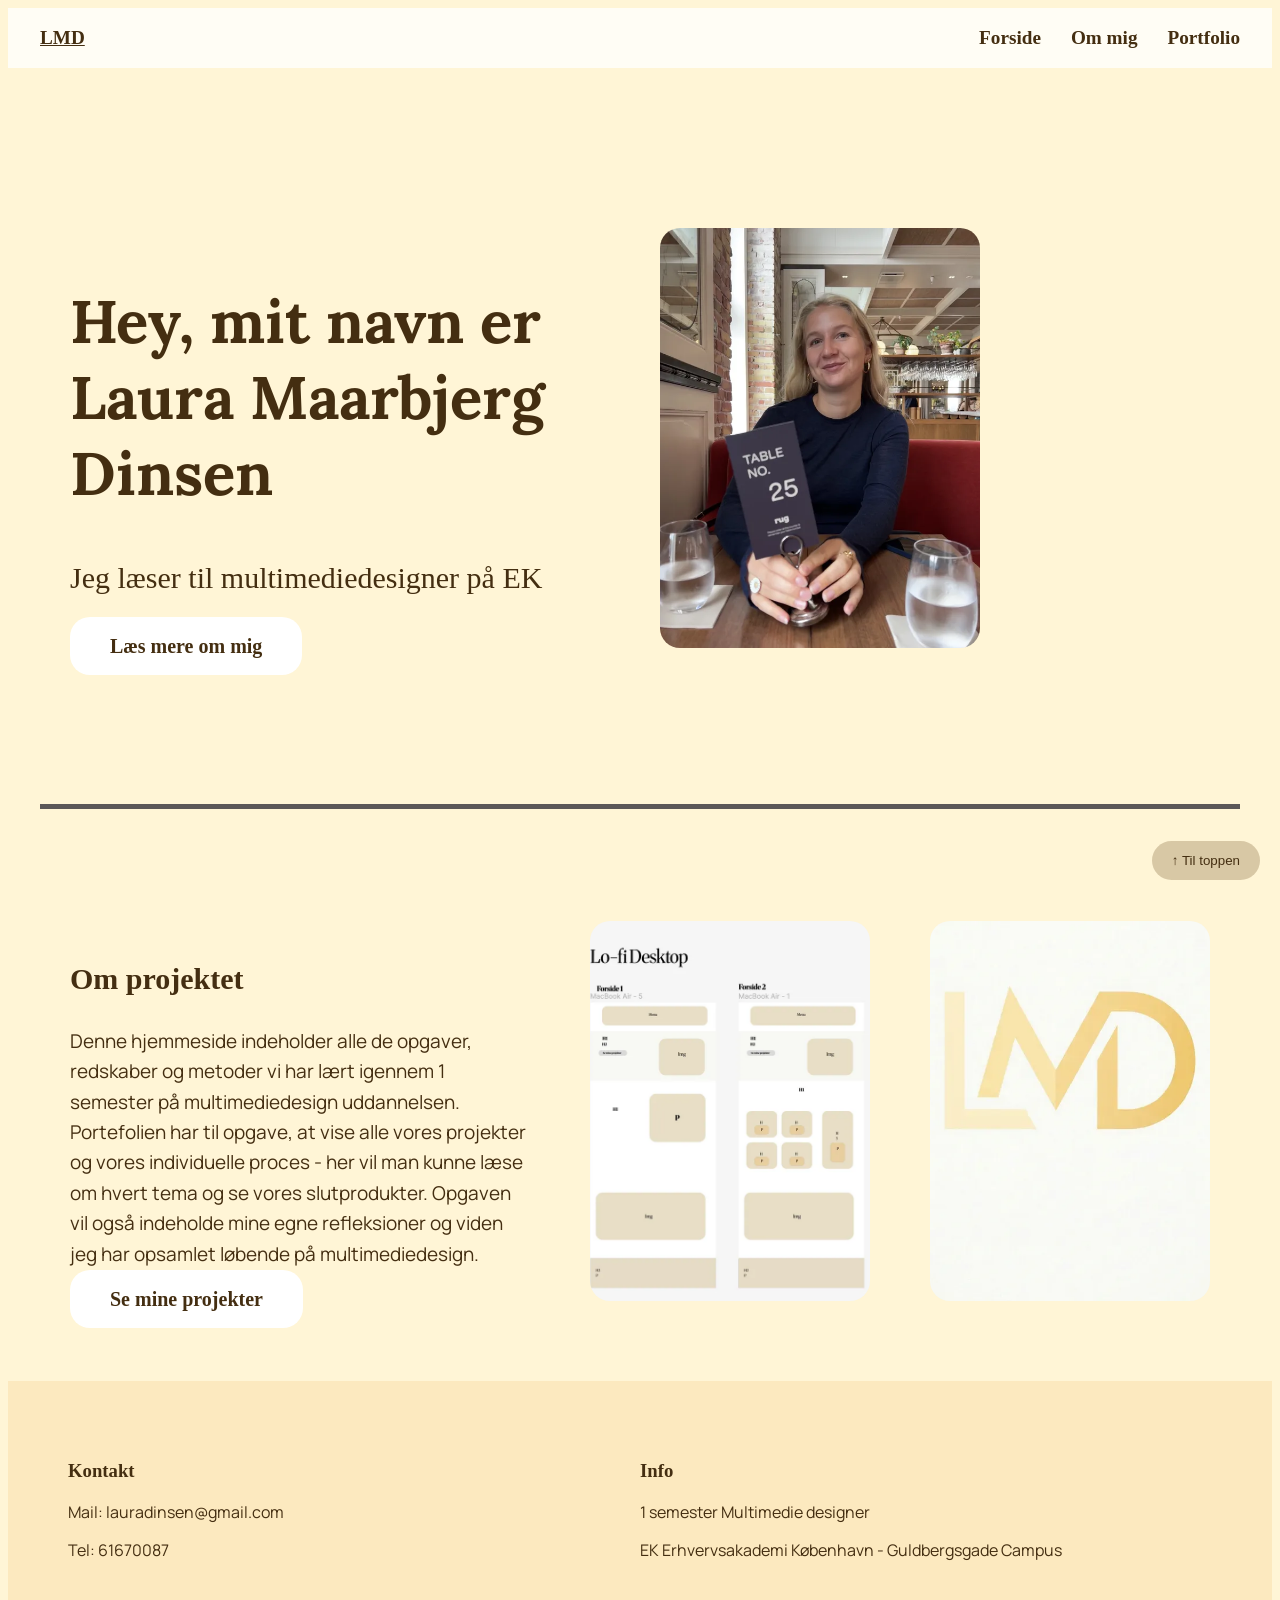
<file: index.html>
<!doctype html>
<html lang="da">
  <head>
    <meta charset="UTF-8" />
    <meta name="viewport" content="width=device-width, initial-scale=1.0" />
    <link rel="stylesheet" href="style.css" />
    <link rel="stylesheet" href="ommig.css" />

    <link rel="preconnect" href="https://fonts.googleapis.com" />
    <link rel="preconnect" href="https://fonts.gstatic.com" crossorigin />
    <link href="https://fonts.googleapis.com/css2?family=Manrope:wght@200..800&display=swap" rel="stylesheet" />

    <link rel="preconnect" href="https://fonts.googleapis.com" />
    <link rel="preconnect" href="https://fonts.gstatic.com" crossorigin />
    <link href="https://fonts.googleapis.com/css2?family=Lora:ital,wght@0,400..700;1,400..700&display=swap" rel="stylesheet" />

    <title>Forside</title>
  </head>

  <body>
    <header>
      <nav>
        <a href="index.html">LMD</a>
        <ul class="menu">
          <li><a href="index.html">Forside</a></li>
          <li><a href="ommig.html">Om mig</a></li>
          <li><a href="portfolio.html">Portfolio</a></li>
        </ul>
      </nav>
    </header>

    <main>
      <section class="hero">
        <div class="hero-text">
          <h1>Hey, mit navn er Laura Maarbjerg Dinsen</h1>
          <h2>Jeg læser til multimediedesigner på EK</h2>
          <a href="ommig.html" class="button">Læs mere om mig</a>
          <a href="ommig.html">
            <!-- <button>Læs mere om mig</button> -->
          </a>
        </div>

        <div class="hero-image">
          <img class="lau25" src="Img/laura25.webp" alt="Laura" />
        </div>
      </section>

      <hr />
      <section class="projekt">
        <div class="projekt-text">
          <h2>Om projektet</h2>

          <p>
            Denne hjemmeside indeholder alle de opgaver, redskaber og metoder vi har lært igennem 1 semester på multimediedesign uddannelsen. Portefolien har til opgave, at vise alle vores projekter og vores individuelle proces - her vil man kunne
            læse om hvert tema og se vores slutprodukter. Opgaven vil også indeholde mine egne refleksioner og viden jeg har opsamlet løbende på multimediedesign.
          </p>

          <a href="portfolio.html" class="button">Se mine projekter </a>
        </div>

        <div class="gallery">
          <img src="Img/figmasite1.webp" alt="forside" />
          <img src="Img/logo1.webp" alt="logo" />
        </div>
      </section>

      <button id="scrollTopBtn">↑ Til toppen</button>
    </main>

    <footer class="footer">
      <div class="footer-container">
        <div class="footer-column">
          <h3 class="footer-title">Kontakt</h3>
          <p>Mail: lauradinsen@gmail.com</p>
          <p>Tel: 61670087</p>
        </div>

        <div class="footer-column">
          <h3 class="footer-title">Info</h3>
          <p>1 semester Multimedie designer</p>

          <p>EK Erhvervsakademi København - Guldbergsgade Campus</p>
        </div>
      </div>
    </footer>
    <script src="scroll.js"></script>
  </body>
</html>
</file>
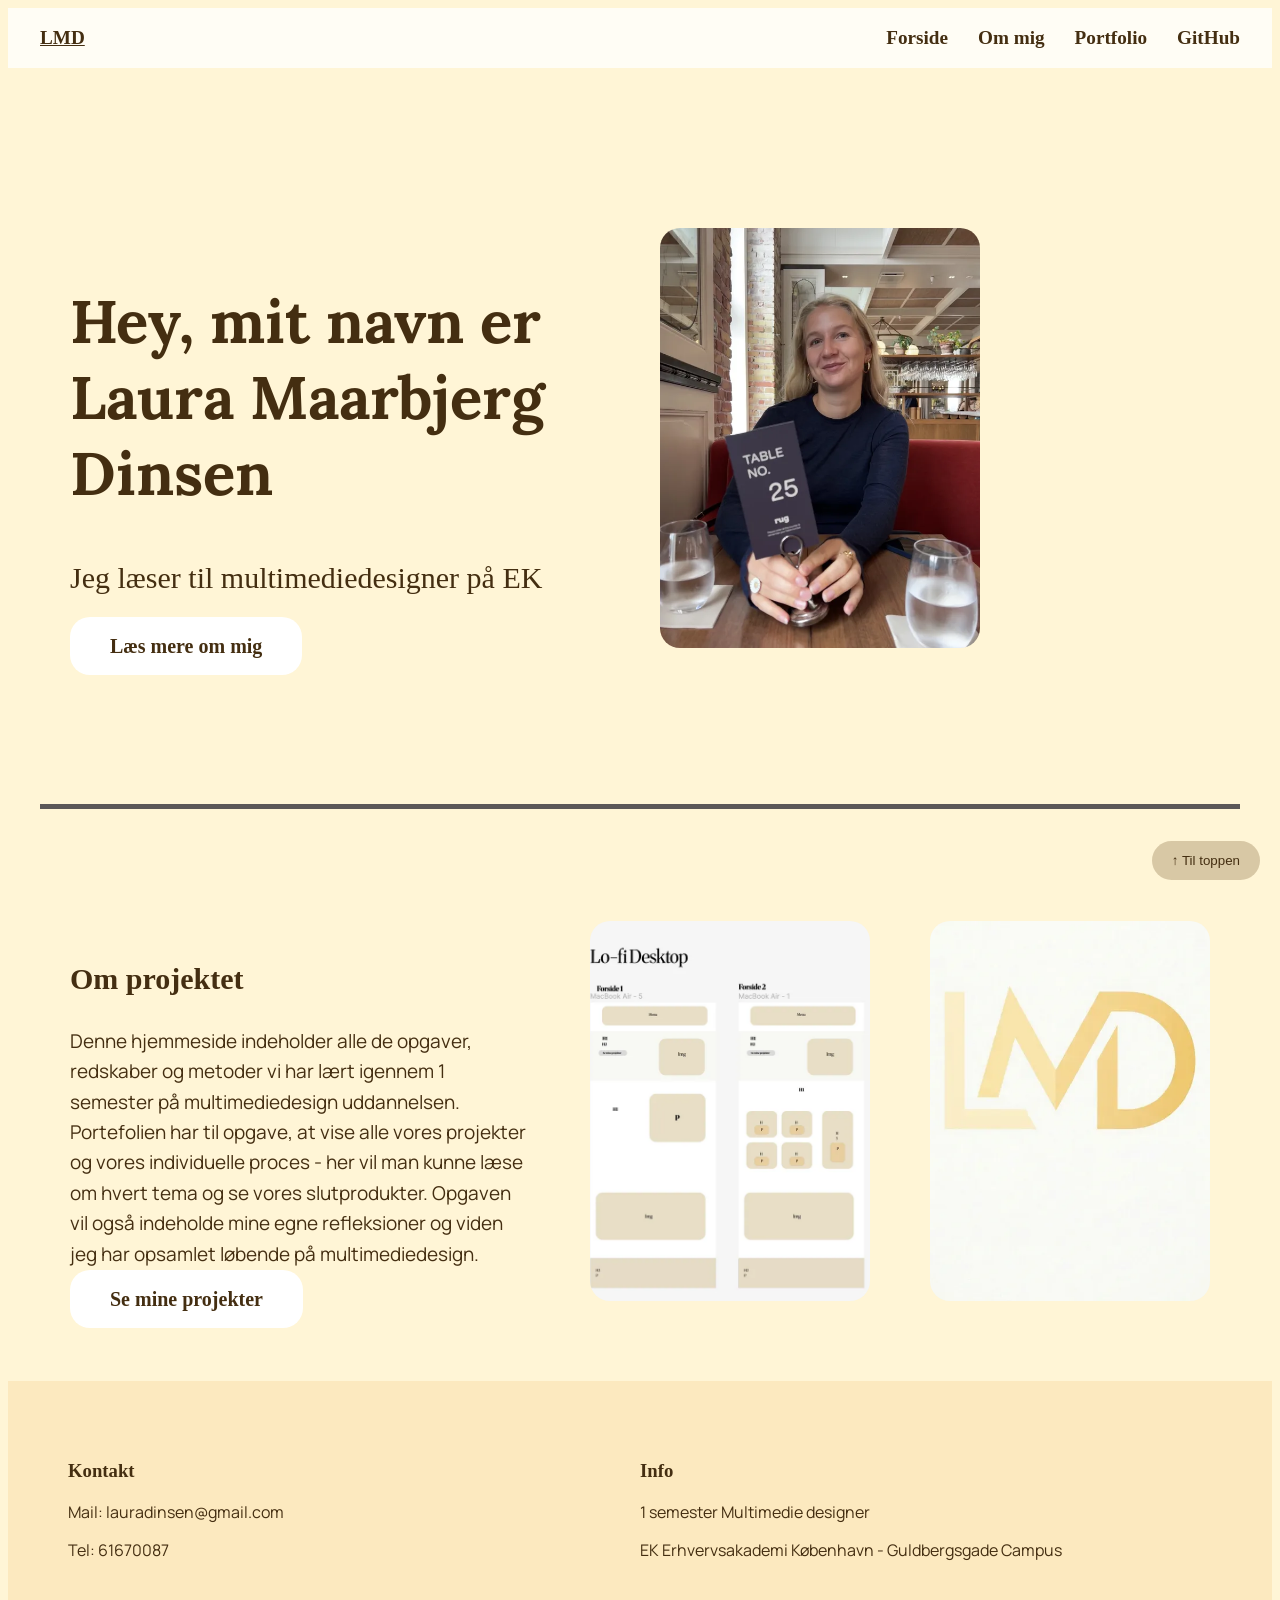
<file: Index.html>
<!doctype html>
<html lang="da">
  <head>
    <meta charset="UTF-8" />
    <meta name="viewport" content="width=device-width, initial-scale=1.0" />
    <link rel="stylesheet" href="style.css" />
    <link rel="stylesheet" href="ommig.css" />

    <link rel="preconnect" href="https://fonts.googleapis.com" />
    <link rel="preconnect" href="https://fonts.gstatic.com" crossorigin />
    <link href="https://fonts.googleapis.com/css2?family=Manrope:wght@200..800&display=swap" rel="stylesheet" />

    <link rel="preconnect" href="https://fonts.googleapis.com" />
    <link rel="preconnect" href="https://fonts.gstatic.com" crossorigin />
    <link href="https://fonts.googleapis.com/css2?family=Lora:ital,wght@0,400..700;1,400..700&display=swap" rel="stylesheet" />

    <title>Forside</title>
  </head>

  <body>
    <header>
      <nav>
        <a href="Index.html">LMD</a>
        <ul class="menu">
          <li><a href="Index.html">Forside</a></li>
          <li><a href="ommig.html">Om mig</a></li>
          <li><a href="portfolio.html">Portfolio</a></li>
          <li><a href="linktilgithub">GitHub</a></li>
        </ul>
      </nav>
    </header>

    <main>
      <section class="hero">
        <div class="hero-text">
          <h1>Hey, mit navn er Laura Maarbjerg Dinsen</h1>
          <h2>Jeg læser til multimediedesigner på EK</h2>
          <a href="ommig.html" class="button">Læs mere om mig</a>
          <a href="ommig.html">
            <!-- <button>Læs mere om mig</button> -->
          </a>
        </div>

        <div class="hero-image">
          <img class="lau25" src="Img/laura25.webp" alt="Laura" />
        </div>
      </section>

      <hr />
      <section class="projekt">
        <div class="projekt-text">
          <h2>Om projektet</h2>

          <p>
            Denne hjemmeside indeholder alle de opgaver, redskaber og metoder vi har lært igennem 1 semester på multimediedesign uddannelsen. Portefolien har til opgave, at vise alle vores projekter og vores individuelle proces - her vil man kunne
            læse om hvert tema og se vores slutprodukter. Opgaven vil også indeholde mine egne refleksioner og viden jeg har opsamlet løbende på multimediedesign.
          </p>

          <a href="portfolio.html" class="button">Se mine projekter </a>
        </div>

        <div class="gallery">
          <img src="Img/figmasite1.webp" alt="forside" />
          <img src="Img/logo1.webp" alt="logo" />
        </div>
      </section>

      <button id="scrollTopBtn">↑ Til toppen</button>
    </main>

    <footer class="footer">
      <div class="footer-container">
        <div class="footer-column">
          <h3 class="footer-title">Kontakt</h3>
          <p>Mail: lauradinsen@gmail.com</p>
          <p>Tel: 61670087</p>
        </div>

        <div class="footer-column">
          <h3 class="footer-title">Info</h3>
          <p>1 semester Multimedie designer</p>

          <p>EK Erhvervsakademi København - Guldbergsgade Campus</p>
        </div>
      </div>
    </footer>
    <script src="scroll.js"></script>
  </body>
</html>
</file>
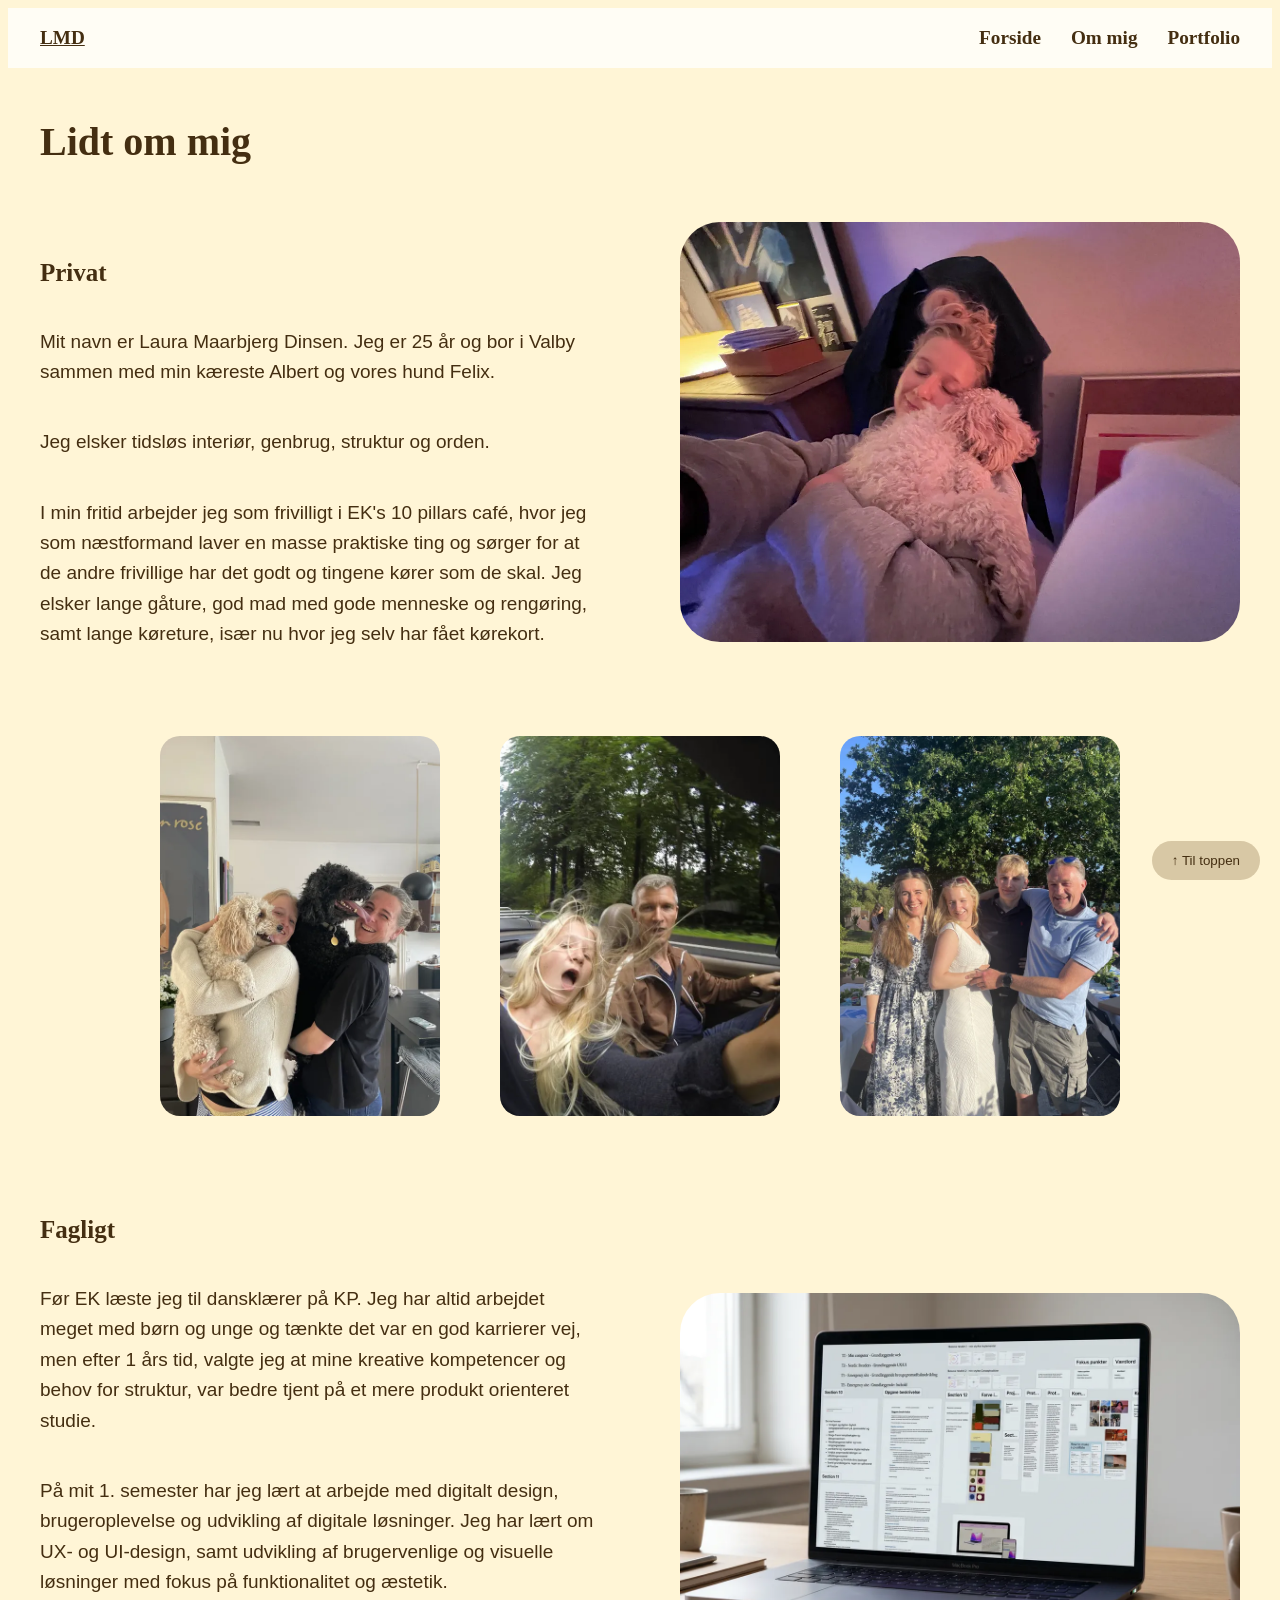
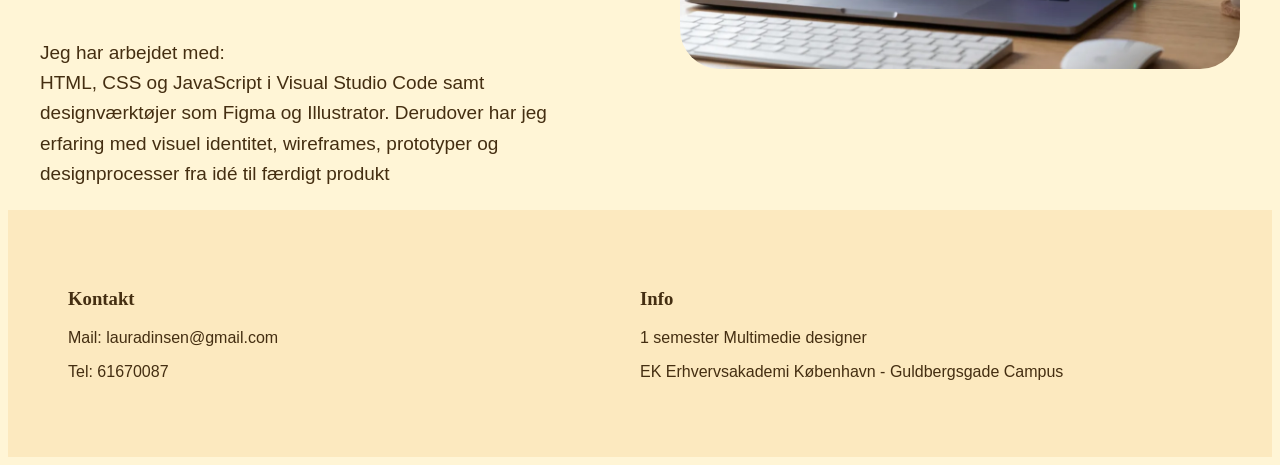
<file: ommig.html>
<!doctype html>
<html lang="da">
  <head>
    <meta charset="UTF-8" />
    <meta name="viewport" content="width=device-width, initial-scale=1.0" />
    <title>Om mig</title>
    <link rel="stylesheet" href="style.css" />
    <link rel="stylesheet" href="ommig.css" />
    <!-- <link rel="stylesheet" href="tema.css" /> -->
  </head>
  <body>
    <header>
      <nav>
        <a href="index.html">LMD </a>
        <ul>
          <li><a href="index.html">Forside</a></li>
          <li><a href="ommig.html">Om mig</a></li>
          <li><a href="portfolio.html">Portfolio</a></li>
        </ul>
      </nav>
    </header>

    <main>
      <h1>Lidt om mig</h1>
      <div class="grid-section">
        <div class="text">
          <h2>Privat</h2>

          <p>Mit navn er Laura Maarbjerg Dinsen. Jeg er 25 år og bor i Valby sammen med min kæreste Albert og vores hund Felix.</p>

          <p>Jeg elsker tidsløs interiør, genbrug, struktur og orden.</p>

          <p>
            I min fritid arbejder jeg som frivilligt i EK's 10 pillars café, hvor jeg som næstformand laver en masse praktiske ting og sørger for at de andre frivillige har det godt og tingene kører som de skal. Jeg elsker lange gåture, god mad med
            gode menneske og rengøring, samt lange køreture, især nu hvor jeg selv har fået kørekort.
          </p>
        </div>

        <div>
          <img src="Img/laurahund.webp" alt="Laura og Felix" />
        </div>
      </div>

      <div class="gallery">
        <img src="Img/lauraogmor.webp" alt="mor og jeg" />
        <img src="Img/ommigfar.webp" alt="far og jeg" />
        <img src="Img/laurafam.webp" alt="fam og jeg" />
      </div>

      <div class="text">
        <div class="grid-section">
          <div>
            <h2>Fagligt</h2>

            <p>
              Før EK læste jeg til dansklærer på KP. Jeg har altid arbejdet meget med børn og unge og tænkte det var en god karrierer vej, men efter 1 års tid, valgte jeg at mine kreative kompetencer og behov for struktur, var bedre tjent på et mere
              produkt orienteret studie.
            </p>

            <p>
              På mit 1. semester har jeg lært at arbejde med digitalt design, brugeroplevelse og udvikling af digitale løsninger. Jeg har lært om UX- og UI-design, samt udvikling af brugervenlige og visuelle løsninger med fokus på funktionalitet og
              æstetik.
            </p>

            <p>
              Jeg har arbejdet med: <br />
              HTML, CSS og JavaScript i Visual Studio Code samt designværktøjer som Figma og Illustrator. Derudover har jeg erfaring med visuel identitet, wireframes, prototyper og designprocesser fra idé til færdigt produkt
            </p>
          </div>
          <div>
            <img src="Img/forsideimg.webp" alt="forside" />
          </div>
        </div>
      </div>

      <button id="scrollTopBtn">↑ Til toppen</button>
    </main>
    <footer class="footer">
      <div class="footer-container">
        <div class="footer-column">
          <h3 class="footer-title">Kontakt</h3>
          <p>Mail: lauradinsen@gmail.com</p>
          <p>Tel: 61670087</p>
        </div>

        <div class="footer-column">
          <h3 class="footer-title">Info</h3>
          <p>1 semester Multimedie designer</p>

          <p>EK Erhvervsakademi København - Guldbergsgade Campus</p>
        </div>
      </div>
    </footer>
    <script src="scroll.js"></script>
  </body>
</html>
</file>
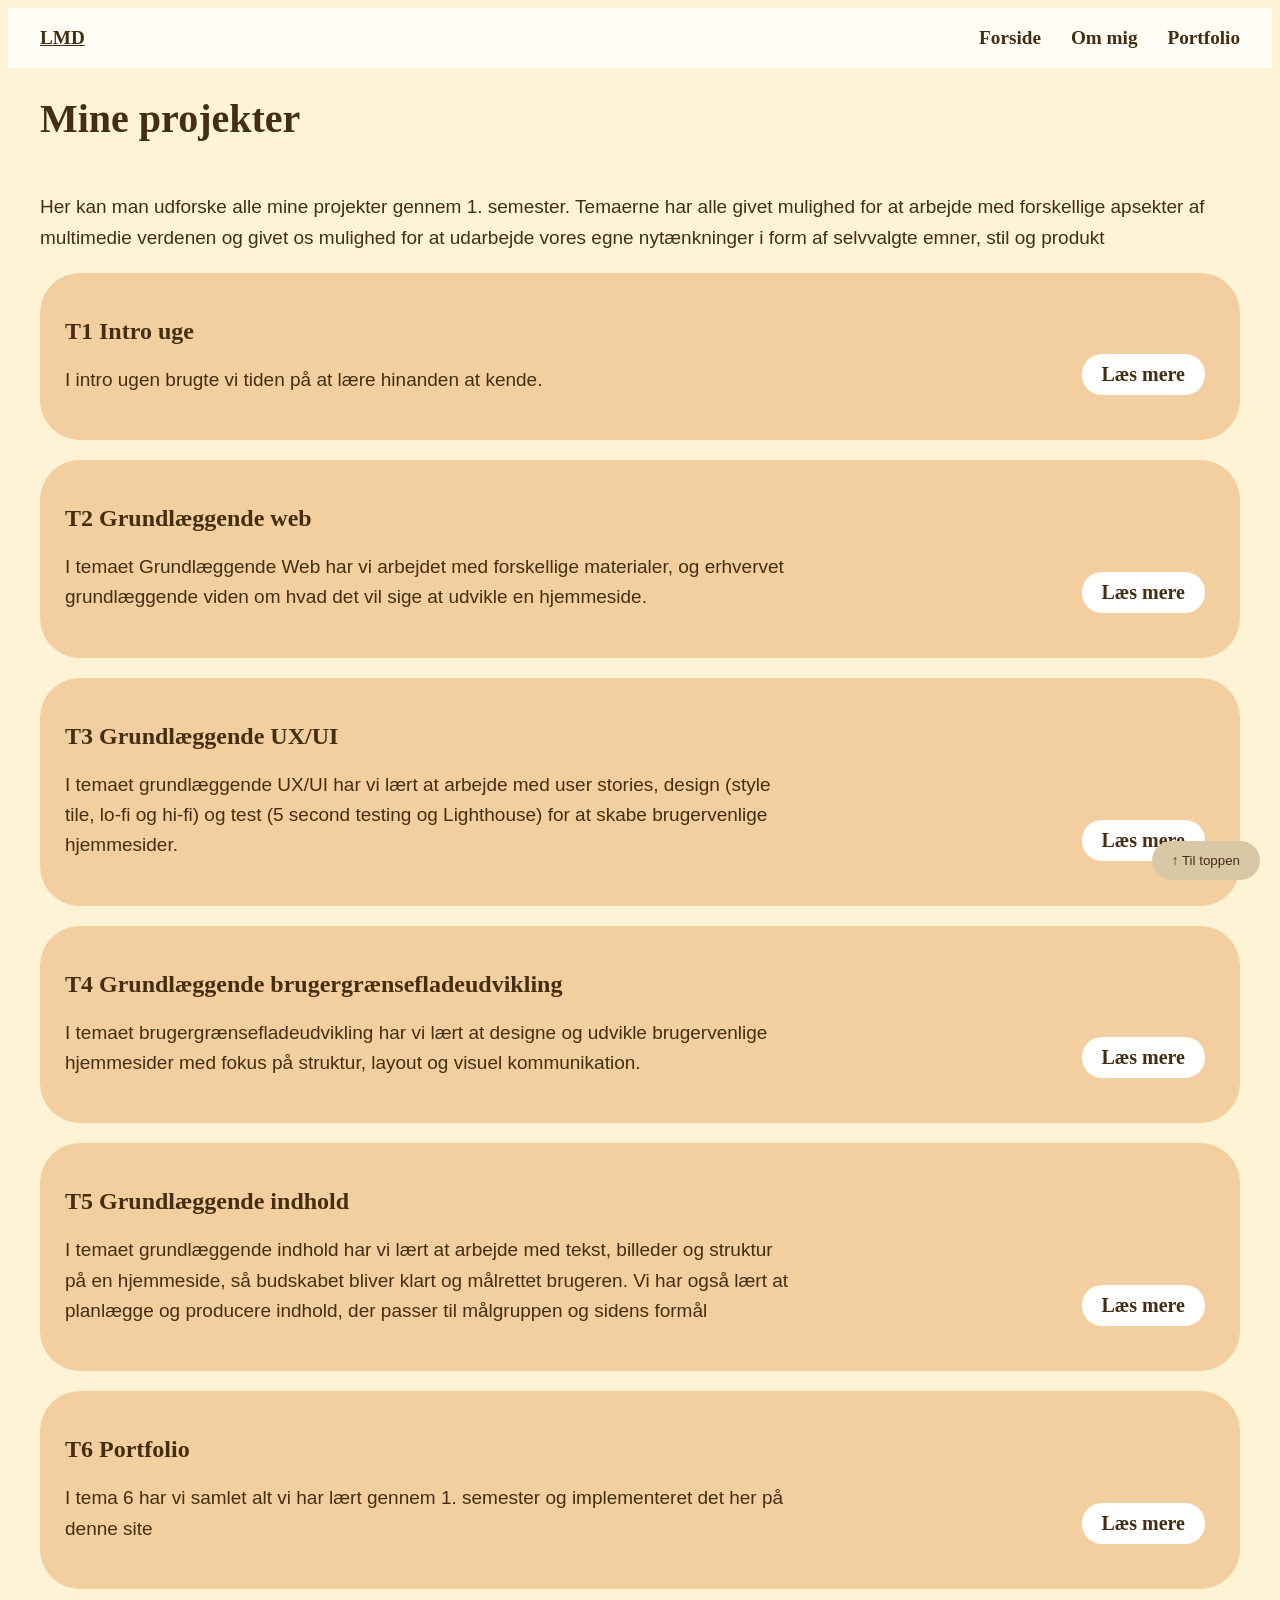
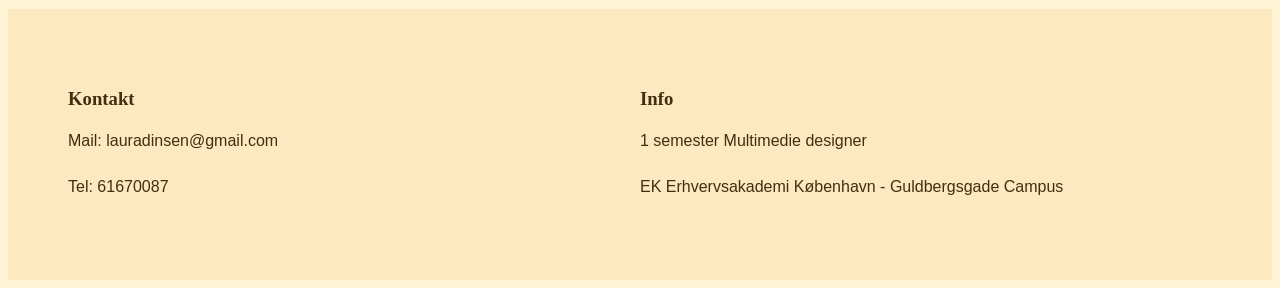
<file: portfolio.html>
<!doctype html>
<html lang="da">
  <head>
    <meta charset="UTF-8" />
    <meta name="viewport" content="width=device-width, initial-scale=1.0" />
    <title>Portfolio</title>
    <link rel="stylesheet" href="style.css" />
    <link rel="stylesheet" href="portfolio.css" />
    <!-- <link rel="stylesheet" href="ommig.css" /> -->
  </head>
  <body>
    <header>
      <nav>
        <a href="index.html">LMD </a>
        <ul>
          <li><a href="index.html">Forside</a></li>
          <li><a href="ommig.html">Om mig</a></li>
          <li><a href="portfolio.html">Portfolio</a></li>
        </ul>
      </nav>
    </header>

    <main>
      <h1>Mine projekter</h1>
      <p>
        Her kan man udforske alle mine projekter gennem 1. semester. Temaerne har alle givet mulighed for at arbejde med forskellige apsekter af multimedie verdenen og givet os mulighed for at udarbejde vores egne nytænkninger i form af selvvalgte
        emner, stil og produkt
      </p>

      <section class="portfolioafsnit">
        <article>
          <div>
            <h2>T1 Intro uge</h2>
            <p>I intro ugen brugte vi tiden på at lære hinanden at kende.</p>
          </div>
          <div class="btn">
            <a href="tema1.html">Læs mere</a>
          </div>
        </article>

        <article>
          <div>
            <h2>T2 Grundlæggende web</h2>
            <p>I temaet Grundlæggende Web har vi arbejdet med forskellige materialer, og erhvervet grundlæggende viden om hvad det vil sige at udvikle en hjemmeside.</p>
          </div>
          <div class="btn">
            <a href="tema2.html">Læs mere</a>
          </div>
        </article>

        <article>
          <div>
            <h2>T3 Grundlæggende UX/UI</h2>
            <p>I temaet grundlæggende UX/UI har vi lært at arbejde med user stories, design (style tile, lo-fi og hi-fi) og test (5 second testing og Lighthouse) for at skabe brugervenlige hjemmesider.</p>
          </div>
          <div class="btn">
            <a href="tema3.html">Læs mere</a>
          </div>
        </article>

        <article>
          <div>
            <h2>T4 Grundlæggende brugergrænsefladeudvikling</h2>
            <p>I temaet brugergrænsefladeudvikling har vi lært at designe og udvikle brugervenlige hjemmesider med fokus på struktur, layout og visuel kommunikation.</p>
          </div>
          <div class="btn">
            <a href="tema4.html">Læs mere</a>
          </div>
        </article>

        <article>
          <div>
            <h2>T5 Grundlæggende indhold</h2>
            <p>
              I temaet grundlæggende indhold har vi lært at arbejde med tekst, billeder og struktur på en hjemmeside, så budskabet bliver klart og målrettet brugeren. Vi har også lært at planlægge og producere indhold, der passer til målgruppen og
              sidens formål
            </p>
          </div>
          <div class="btn">
            <a href="tema5.html">Læs mere</a>
          </div>
        </article>

        <article>
          <div>
            <h2>T6 Portfolio</h2>
            <p>I tema 6 har vi samlet alt vi har lært gennem 1. semester og implementeret det her på denne site</p>
          </div>
          <div class="btn">
            <a href="tema6.html">Læs mere</a>
          </div>
        </article>
      </section>
      <button id="scrollTopBtn">↑ Til toppen</button>
    </main>

    <footer class="footer">
      <div class="footer-container">
        <div class="footer-column">
          <h3 class="footer-title">Kontakt</h3>
          <p>Mail: lauradinsen@gmail.com</p>
          <p>Tel: 61670087</p>
        </div>

        <div class="footer-column">
          <h3 class="footer-title">Info</h3>
          <p>1 semester Multimedie designer</p>

          <p>EK Erhvervsakademi København - Guldbergsgade Campus</p>
        </div>
      </div>
    </footer>
    <script src="scroll.js"></script>
  </body>
</html>
</file>
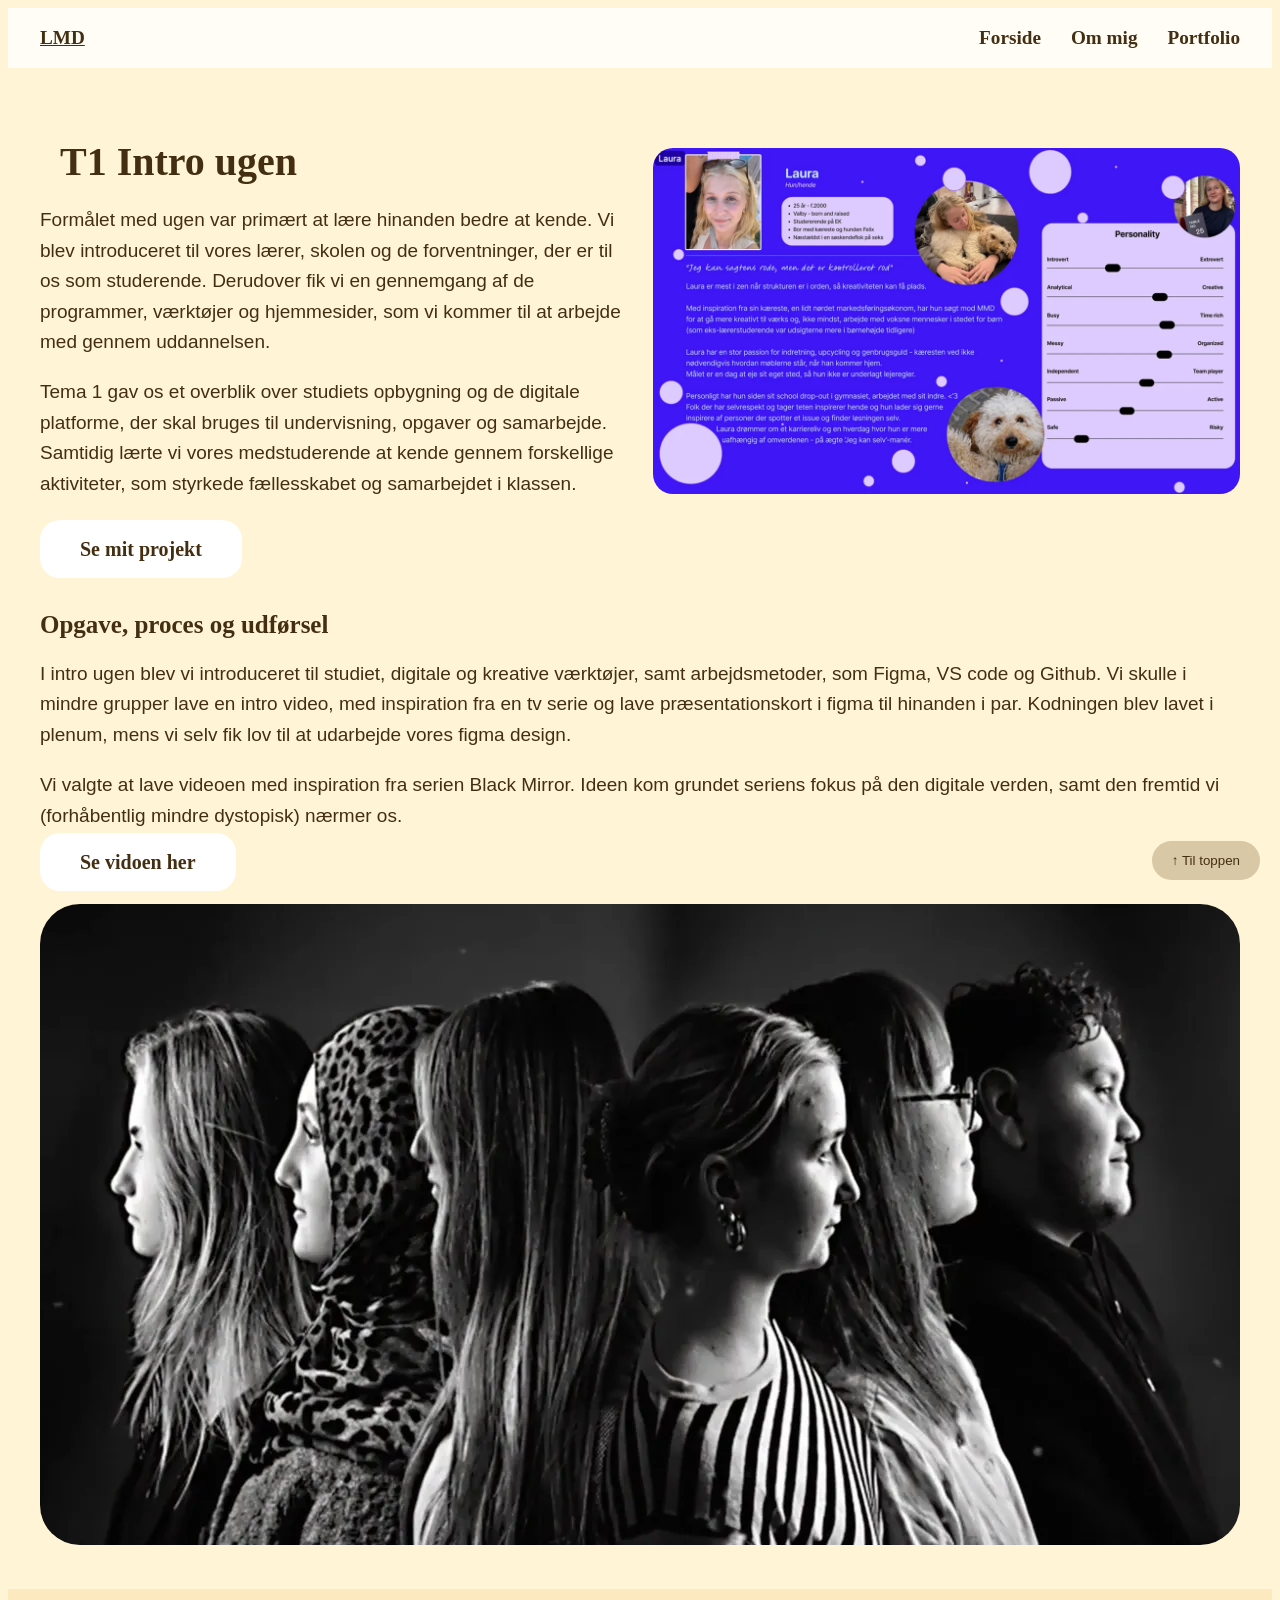
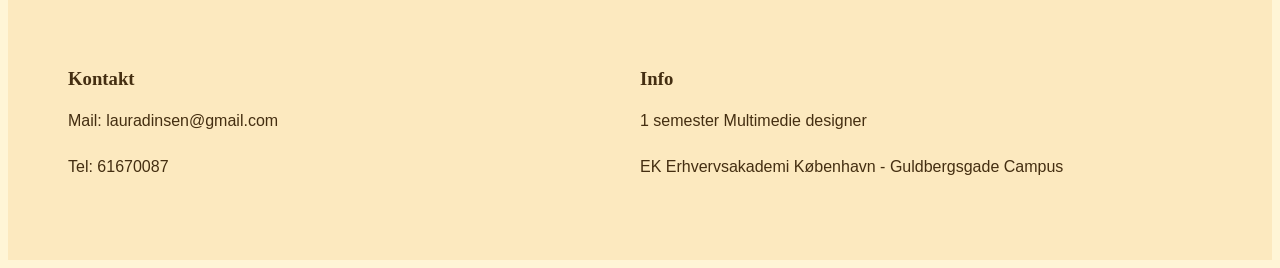
<file: tema1.html>
<!doctype html>
<html lang="da">
  <head>
    <meta charset="UTF-8" />
    <meta name="viewport" content="width=device-width, initial-scale=1.0" />
    <title>tema 2</title>
    <link rel="stylesheet" href="style.css" />
    <link rel="stylesheet" href="tema.css" />
    <link rel="stylesheet" href="ommig.css" />
  </head>
  <body>
    <header>
      <nav>
        <a href="index.html">LMD</a>
        <ul>
          <li><a href="index.html">Forside</a></li>
          <li><a href="ommig.html">Om mig</a></li>
          <li><a href="portfolio.html">Portfolio</a></li>
        </ul>
      </nav>
    </header>

    <main>
      <section id="t2top">
        <div>
          <h1>T1 Intro ugen</h1>

          <p>
            Formålet med ugen var primært at lære hinanden bedre at kende. Vi blev introduceret til vores lærer, skolen og de forventninger, der er til os som studerende. Derudover fik vi en gennemgang af de programmer, værktøjer og hjemmesider, som
            vi kommer til at arbejde med gennem uddannelsen.
          </p>

          <p>
            Tema 1 gav os et overblik over studiets opbygning og de digitale platforme, der skal bruges til undervisning, opgaver og samarbejde. Samtidig lærte vi vores medstuderende at kende gennem forskellige aktiviteter, som styrkede fællesskabet
            og samarbejdet i klassen.
          </p>
        </div>
        <div>
          <img class="t2img" src="Img/introimg.webp" alt="tema 2 computer" />
        </div>
      </section>

      <a href="https://lauradinsen.github.io/Ladi1001-EK/" class="button">Se mit projekt </a>

      <section>
        <h2>Opgave, proces og udførsel</h2>
        <p>
          I intro ugen blev vi introduceret til studiet, digitale og kreative værktøjer, samt arbejdsmetoder, som Figma, VS code og Github. Vi skulle i mindre grupper lave en intro video, med inspiration fra en tv serie og lave præsentationskort i
          figma til hinanden i par. Kodningen blev lavet i plenum, mens vi selv fik lov til at udarbejde vores figma design.
        </p>

        <p>Vi valgte at lave videoen med inspiration fra serien Black Mirror. Ideen kom grundet seriens fokus på den digitale verden, samt den fremtid vi (forhåbentlig mindre dystopisk) nærmer os.</p>

        <a href="https://youtu.be/7z19qzF9nE4?si=jwekD32AnB7cbk_Y" class="button"> Se vidoen her </a>
        <div>
          <img src="Img/introvideo.webp" alt="" />
        </div>
      </section>

      <button id="scrollTopBtn">↑ Til toppen</button>
    </main>

    <footer class="footer">
      <div class="footer-container">
        <div class="footer-column">
          <h3 class="footer-title">Kontakt</h3>
          <p>Mail: lauradinsen@gmail.com</p>
          <p>Tel: 61670087</p>
        </div>

        <div class="footer-column">
          <h3 class="footer-title">Info</h3>
          <p>1 semester Multimedie designer</p>

          <p>EK Erhvervsakademi København - Guldbergsgade Campus</p>
        </div>
      </div>
    </footer>
    <script src="scroll.js"></script>
  </body>
</html>
</file>
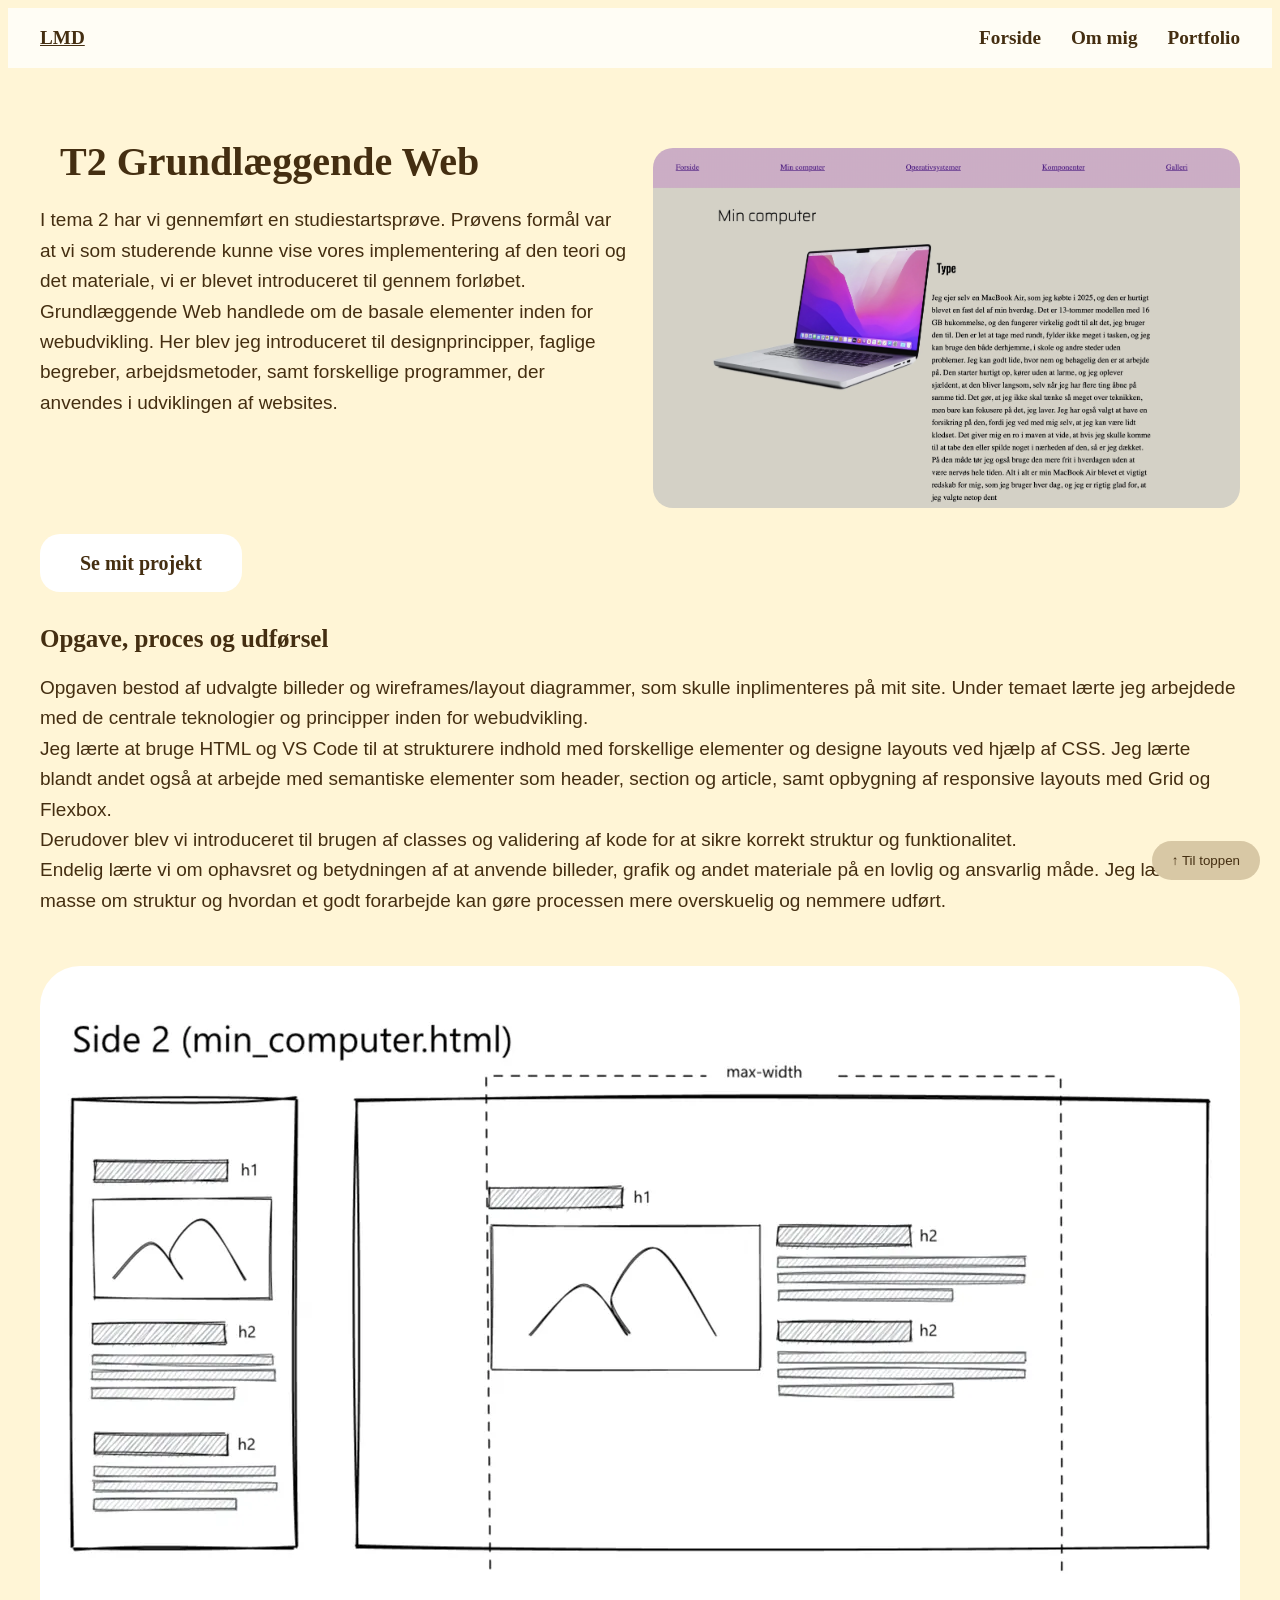
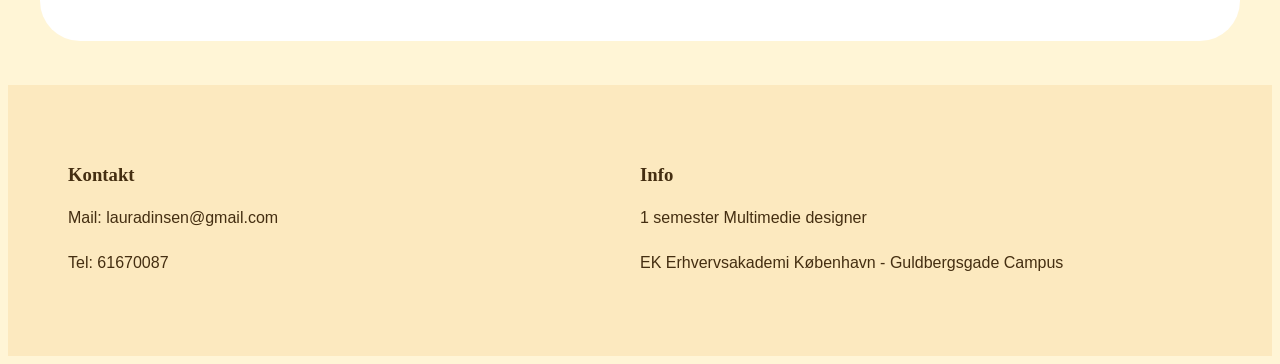
<file: tema2.html>
<!doctype html>
<html lang="da">
  <head>
    <meta charset="UTF-8" />
    <meta name="viewport" content="width=device-width, initial-scale=1.0" />
    <title>tema 2</title>
    <link rel="stylesheet" href="style.css" />
    <link rel="stylesheet" href="tema.css" />
    <link rel="stylesheet" href="ommig.css" />
  </head>
  <body>
    <header>
      <nav>
        <a href="index.html">LMD</a>
        <ul>
          <li><a href="index.html">Forside</a></li>
          <li><a href="ommig.html">Om mig</a></li>
          <li><a href="portfolio.html">Portfolio</a></li>
        </ul>
      </nav>
    </header>

    <main>
      <section id="t2top">
        <div>
          <h1>T2 Grundlæggende Web</h1>

          <p>
            I tema 2 har vi gennemført en studiestartsprøve. Prøvens formål var at vi som studerende kunne vise vores implementering af den teori og det materiale, vi er blevet introduceret til gennem forløbet. Grundlæggende Web handlede om de basale
            elementer inden for webudvikling. Her blev jeg introduceret til designprincipper, faglige begreber, arbejdsmetoder, samt forskellige programmer, der anvendes i udviklingen af websites.
          </p>
        </div>
        <div>
          <img class="t2img" src="Img/tema2pc.webp" alt="tema 2 computer" />
        </div>
      </section>

      <a href="https://lauradinsen.github.io/websiteopg/index.html" class="button">Se mit projekt </a>

      <section>
        <h2>Opgave, proces og udførsel</h2>
        <p>
          Opgaven bestod af udvalgte billeder og wireframes/layout diagrammer, som skulle inplimenteres på mit site. Under temaet lærte jeg arbejdede med de centrale teknologier og principper inden for webudvikling. <br />
          Jeg lærte at bruge HTML og VS Code til at strukturere indhold med forskellige elementer og designe layouts ved hjælp af CSS. Jeg lærte blandt andet også at arbejde med semantiske elementer som header, section og article, samt opbygning af
          responsive layouts med Grid og Flexbox. <br />

          Derudover blev vi introduceret til brugen af classes og validering af kode for at sikre korrekt struktur og funktionalitet. <br />
          Endelig lærte vi om ophavsret og betydningen af at anvende billeder, grafik og andet materiale på en lovlig og ansvarlig måde. Jeg lærte en masse om struktur og hvordan et godt forarbejde kan gøre processen mere overskuelig og nemmere
          udført.
        </p>

        <img src="Img/wireframe2.webp" alt="" />
      </section>
      <button id="scrollTopBtn">↑ Til toppen</button>
    </main>

    <footer class="footer">
      <div class="footer-container">
        <div class="footer-column">
          <h3 class="footer-title">Kontakt</h3>
          <p>Mail: lauradinsen@gmail.com</p>
          <p>Tel: 61670087</p>
        </div>

        <div class="footer-column">
          <h3 class="footer-title">Info</h3>
          <p>1 semester Multimedie designer</p>

          <p>EK Erhvervsakademi København - Guldbergsgade Campus</p>
        </div>
      </div>
    </footer>
    <script src="scroll.js"></script>
  </body>
</html>
</file>
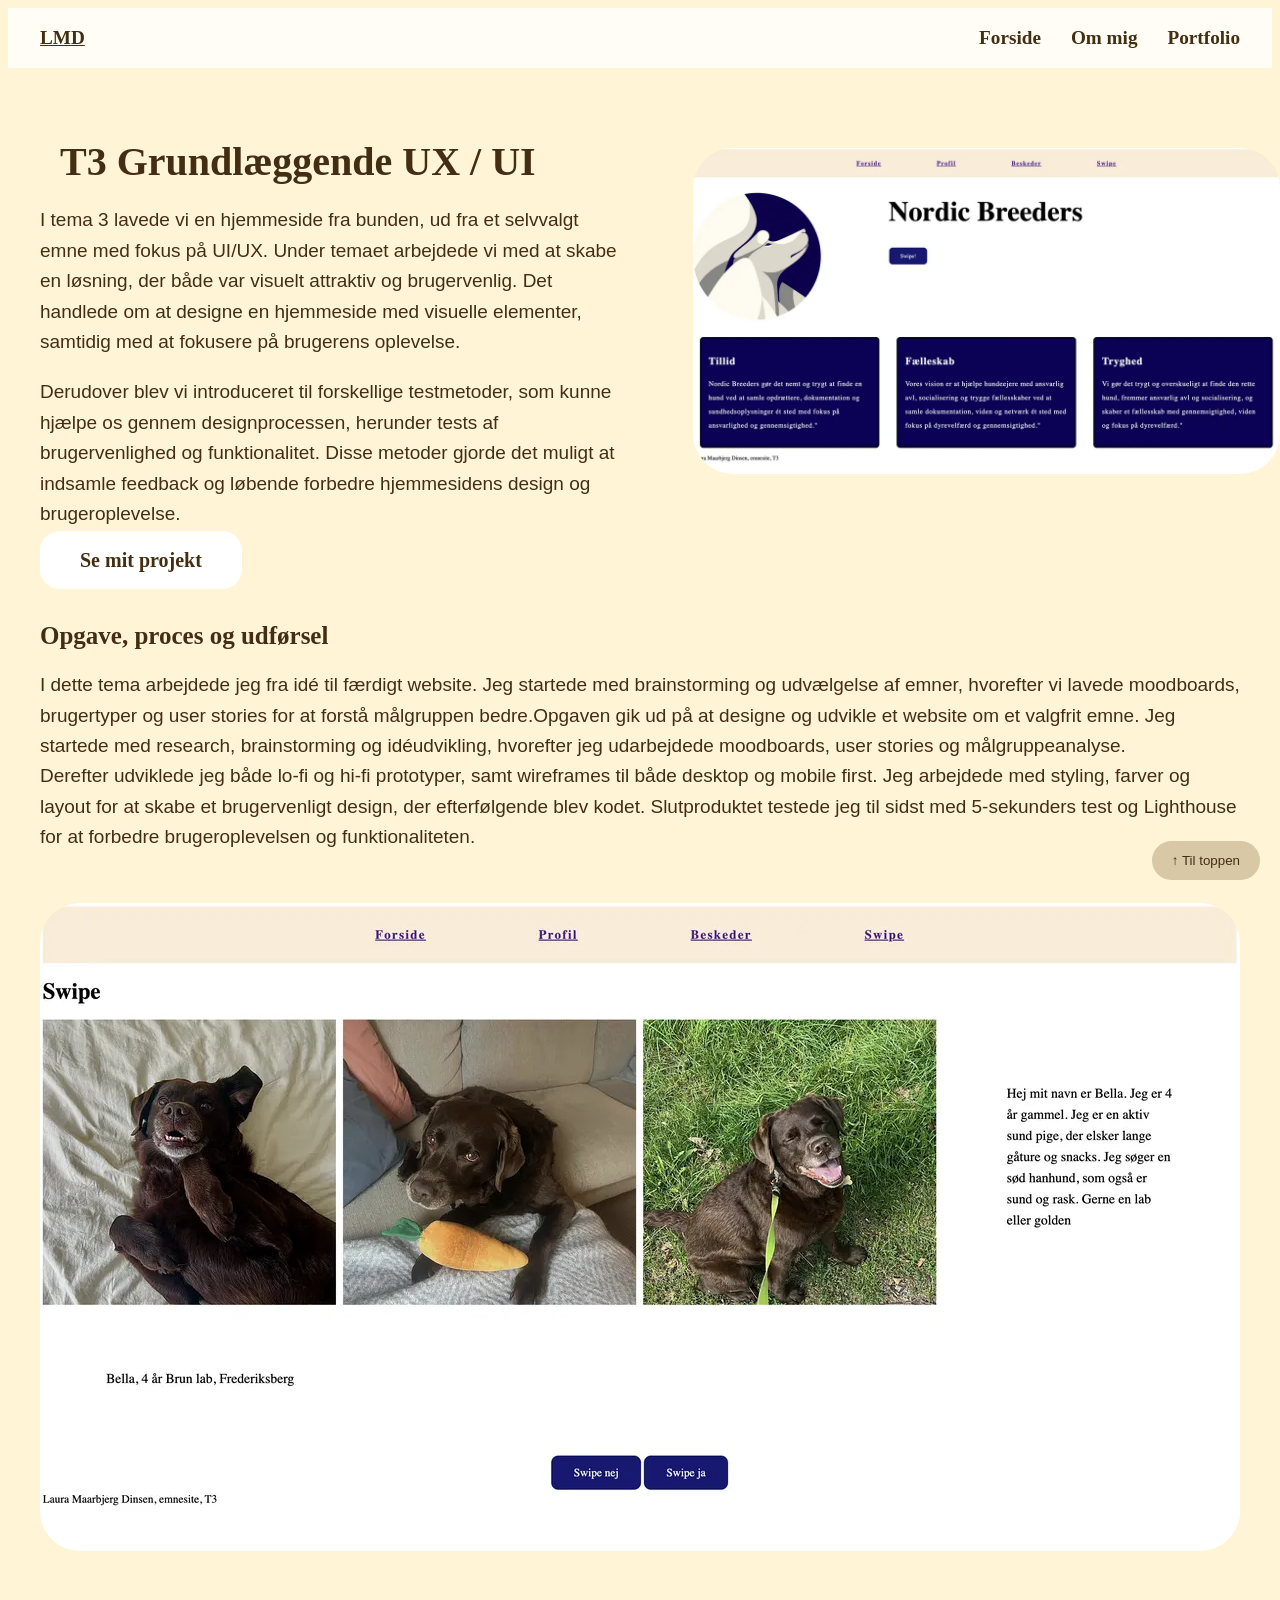
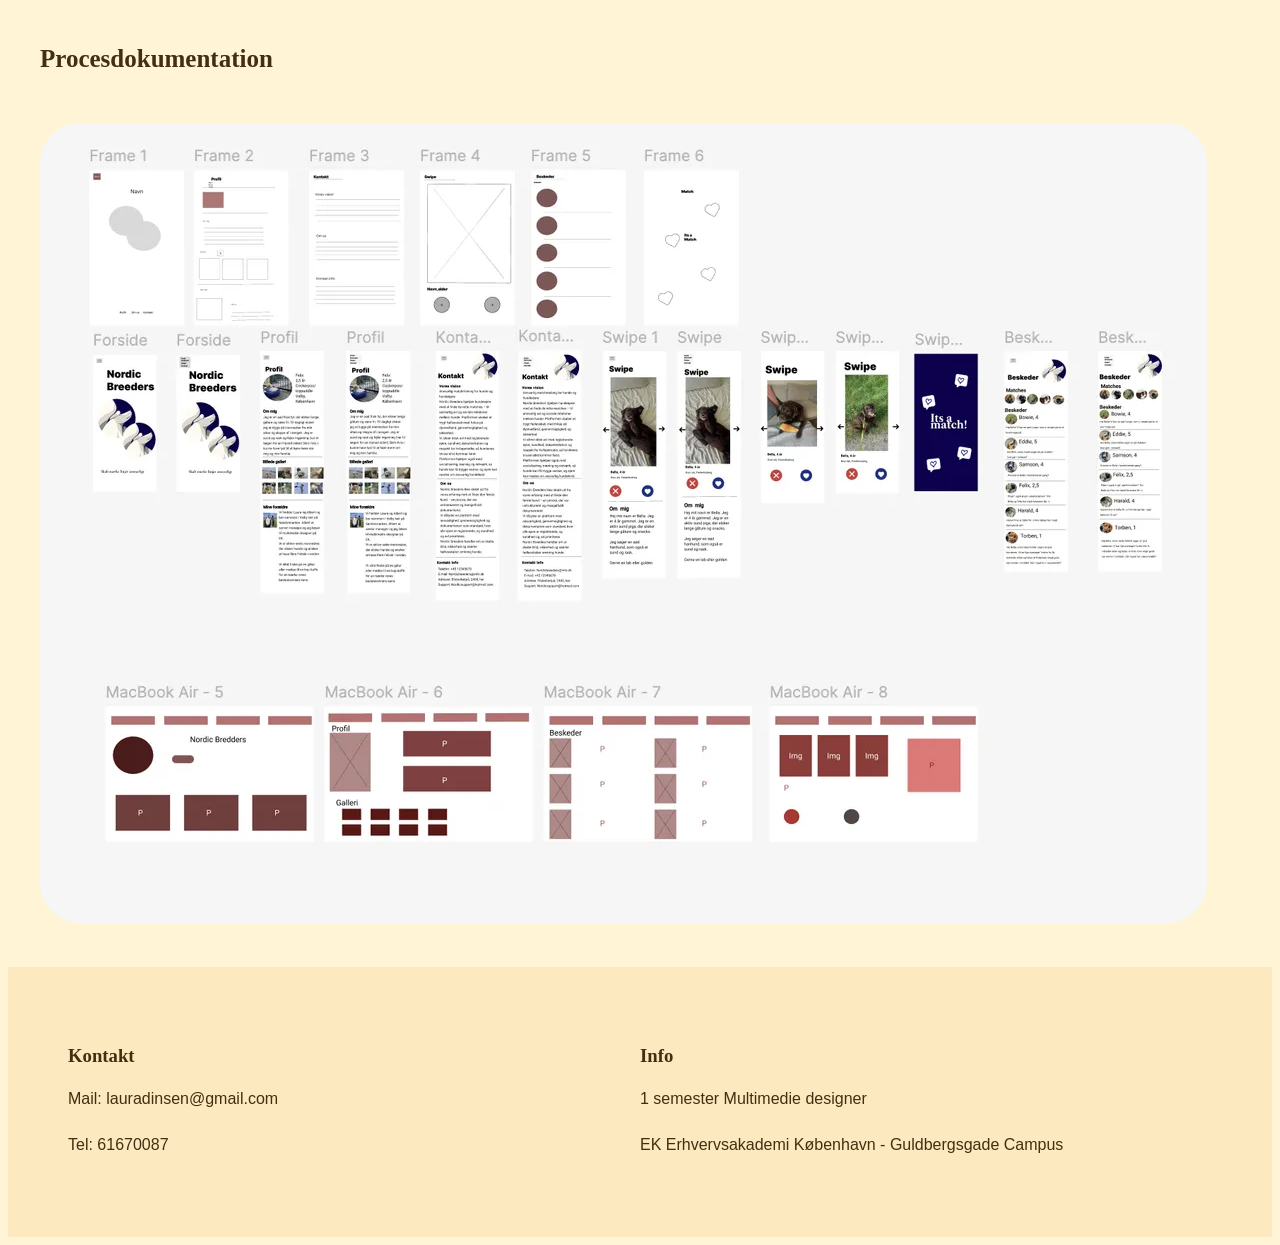
<file: tema3.html>
<!doctype html>
<html lang="da">
  <head>
    <meta charset="UTF-8" />
    <meta name="viewport" content="width=device-width, initial-scale=1.0" />
    <title>tema 2</title>
    <link rel="stylesheet" href="style.css" />
    <link rel="stylesheet" href="tema.css" />
    <link rel="stylesheet" href="ommig.css" />
  </head>
  <body>
    <header>
      <nav>
        <a href="index.html">LMD</a>
        <ul>
          <li><a href="index.html">Forside</a></li>
          <li><a href="ommig.html">Om mig</a></li>
          <li><a href="portfolio.html">Portfolio</a></li>
        </ul>
      </nav>
    </header>

    <main>
      <section id="t2top">
        <div>
          <h1>T3 Grundlæggende UX / UI</h1>

          <p>
            I tema 3 lavede vi en hjemmeside fra bunden, ud fra et selvvalgt emne med fokus på UI/UX. Under temaet arbejdede vi med at skabe en løsning, der både var visuelt attraktiv og brugervenlig. Det handlede om at designe en hjemmeside med
            visuelle elementer, samtidig med at fokusere på brugerens oplevelse.
          </p>

          <p>
            Derudover blev vi introduceret til forskellige testmetoder, som kunne hjælpe os gennem designprocessen, herunder tests af brugervenlighed og funktionalitet. Disse metoder gjorde det muligt at indsamle feedback og løbende forbedre
            hjemmesidens design og brugeroplevelse.
          </p>
        </div>
        <div>
          <img class="t3img" src="Img/tema3f.webp" alt="tema3forside" />
        </div>
      </section>
      <a href="https://lauradinsen.github.io/EmnesiteT3/" class="button">Se mit projekt </a>
      <section>
        <h2>Opgave, proces og udførsel</h2>
        <p>
          I dette tema arbejdede jeg fra idé til færdigt website. Jeg startede med brainstorming og udvælgelse af emner, hvorefter vi lavede moodboards, brugertyper og user stories for at forstå målgruppen bedre.Opgaven gik ud på at designe og
          udvikle et website om et valgfrit emne. Jeg startede med research, brainstorming og idéudvikling, hvorefter jeg udarbejdede moodboards, user stories og målgruppeanalyse. <br />

          Derefter udviklede jeg både lo-fi og hi-fi prototyper, samt wireframes til både desktop og mobile first. Jeg arbejdede med styling, farver og layout for at skabe et brugervenligt design, der efterfølgende blev kodet. Slutproduktet testede
          jeg til sidst med 5-sekunders test og Lighthouse for at forbedre brugeroplevelsen og funktionaliteten.
        </p>

        <div class="t3b">
          <img src="Img/tema3img.webp" alt="bella" />
          <h2>Procesdokumentation</h2>
          <img src="Img/breeders4.webp" alt="" />
        </div>
      </section>
      <button id="scrollTopBtn">↑ Til toppen</button>
    </main>

    <footer class="footer">
      <div class="footer-container">
        <div class="footer-column">
          <h3 class="footer-title">Kontakt</h3>
          <p>Mail: lauradinsen@gmail.com</p>
          <p>Tel: 61670087</p>
        </div>

        <div class="footer-column">
          <h3 class="footer-title">Info</h3>
          <p>1 semester Multimedie designer</p>

          <p>EK Erhvervsakademi København - Guldbergsgade Campus</p>
        </div>
      </div>
    </footer>
    <script src="scroll.js"></script>
  </body>
</html>
</file>
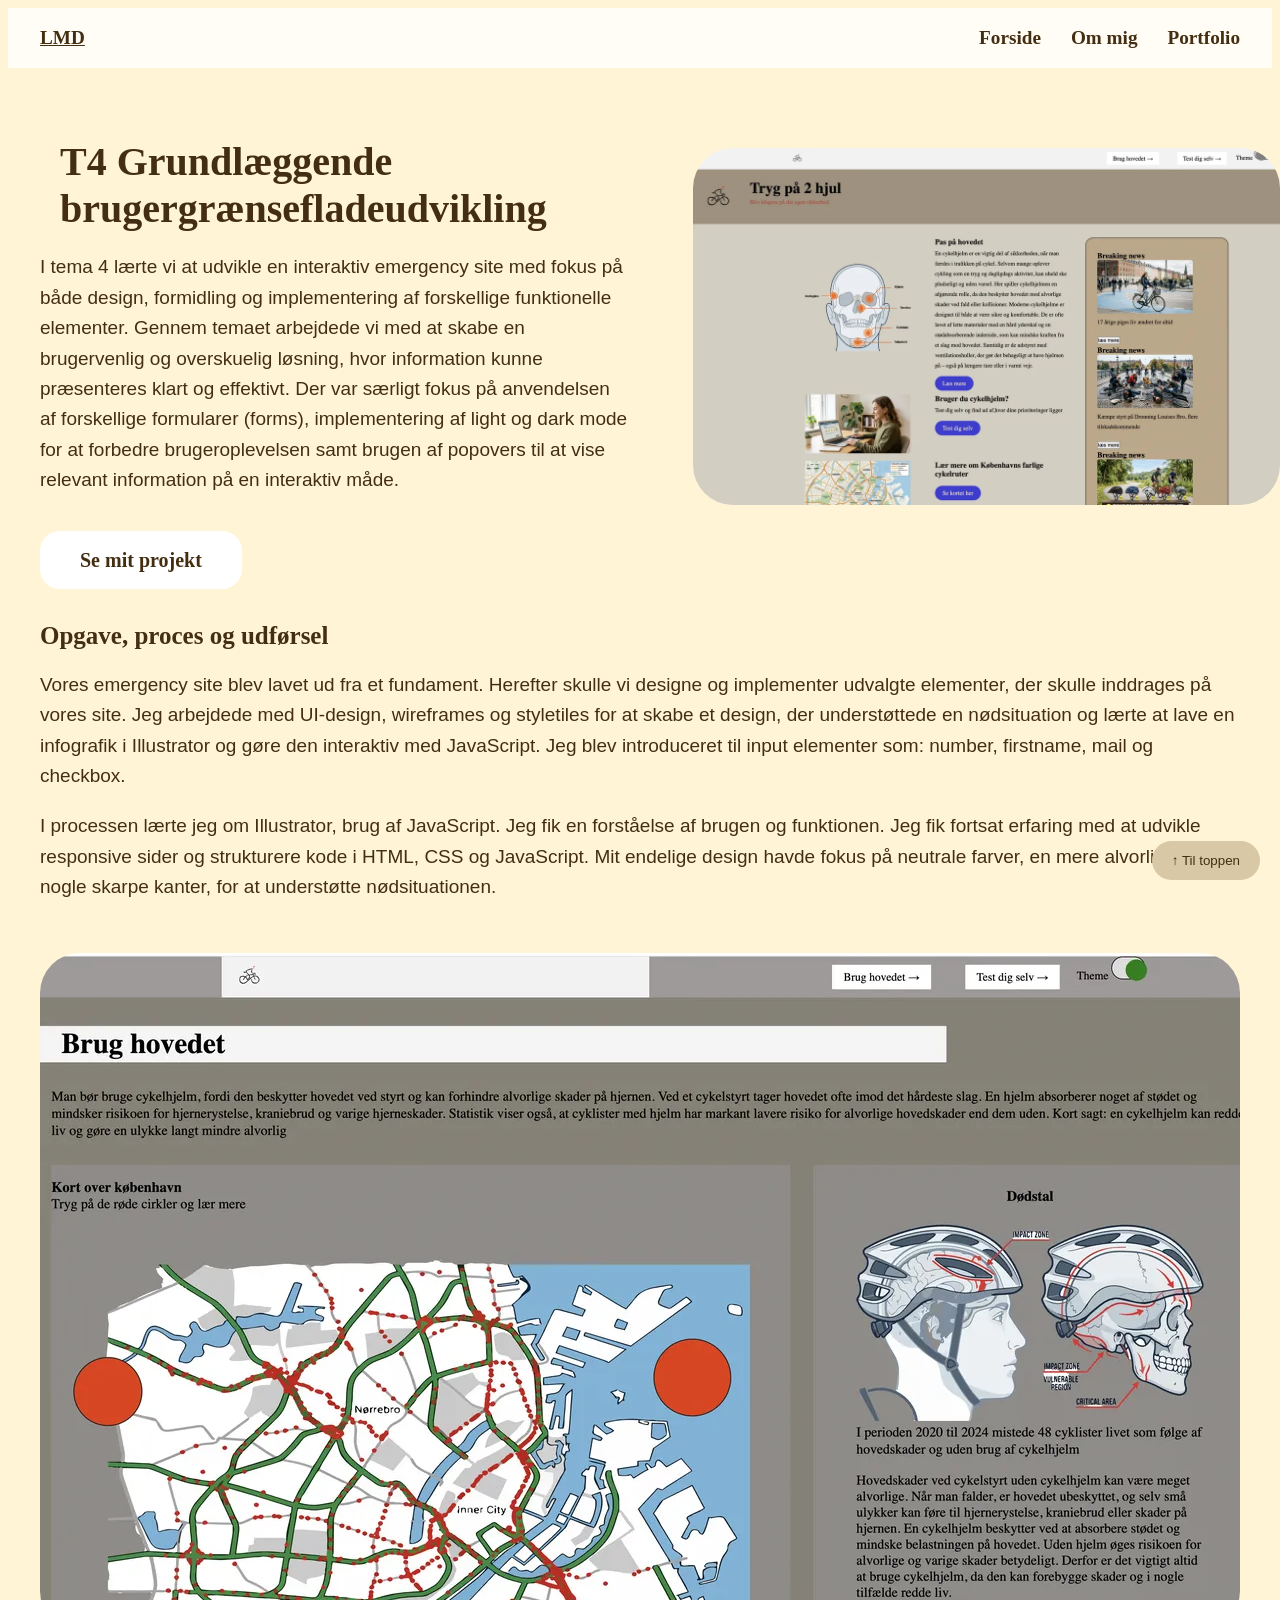
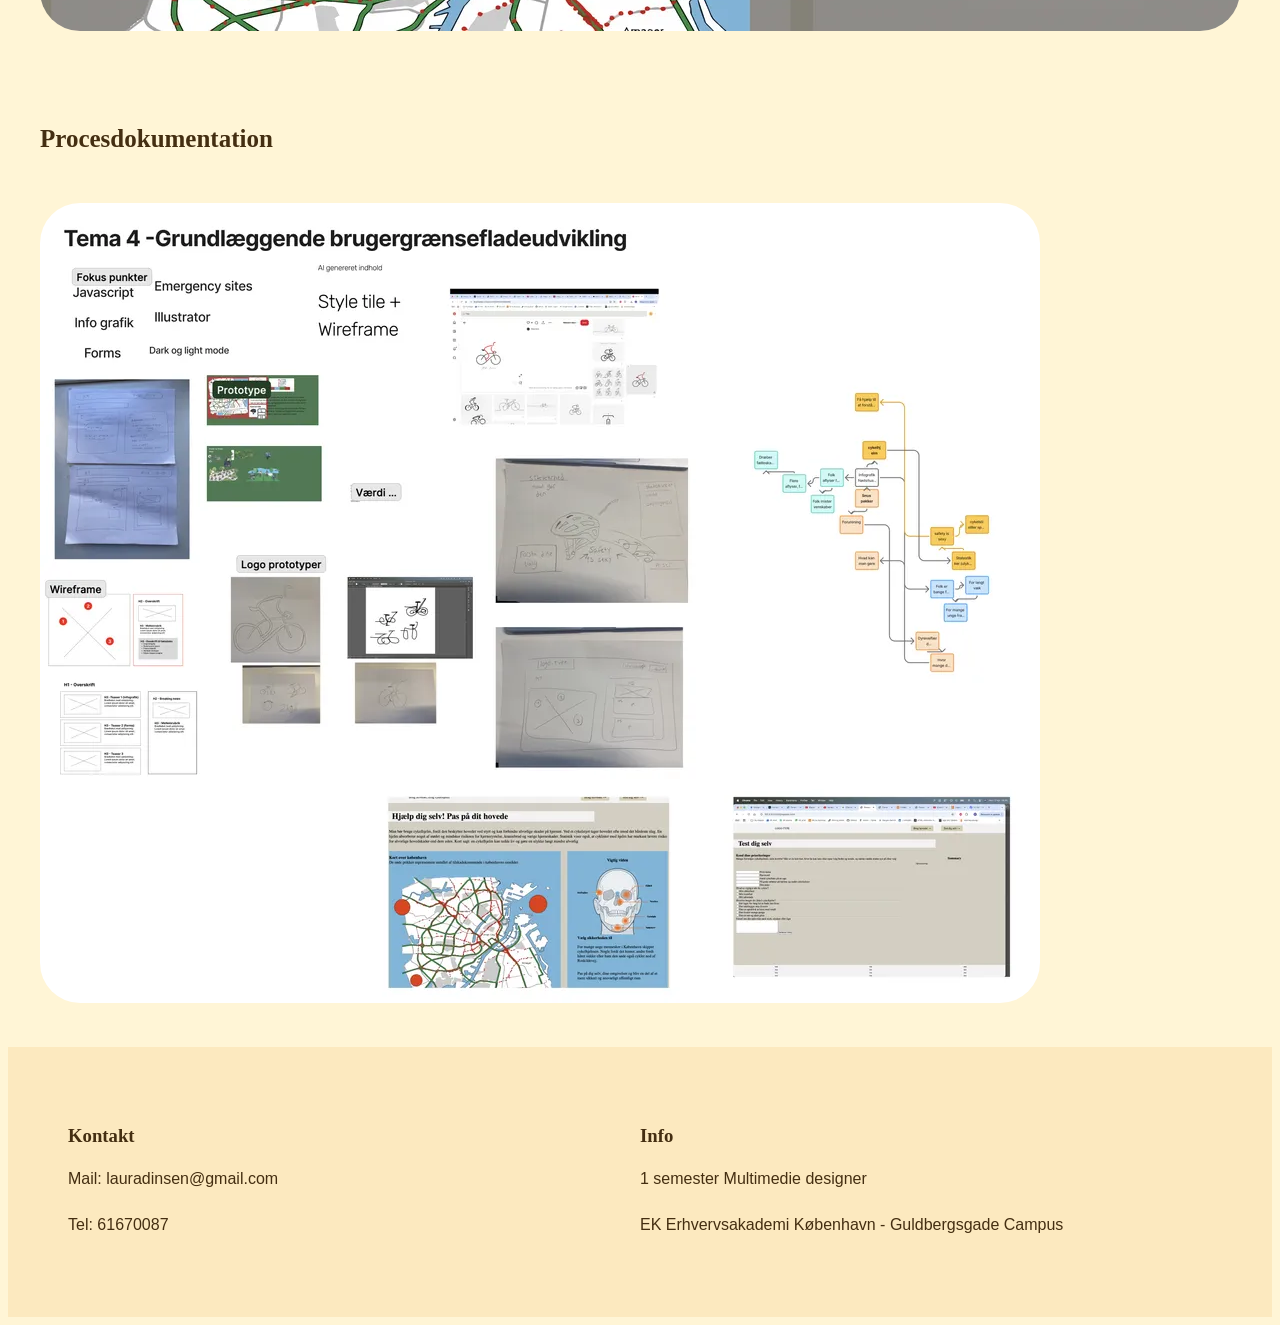
<file: tema4.html>
<!doctype html>
<html lang="da">
  <head>
    <meta charset="UTF-8" />
    <meta name="viewport" content="width=device-width, initial-scale=1.0" />
    <title>tema 2</title>
    <link rel="stylesheet" href="style.css" />
    <link rel="stylesheet" href="tema.css" />
    <link rel="stylesheet" href="ommig.css" />
  </head>
  <body>
    <header>
      <nav>
        <a href="index.html">LMD</a>
        <ul>
          <li><a href="index.html">Forside</a></li>
          <li><a href="ommig.html">Om mig</a></li>
          <li><a href="portfolio.html">Portfolio</a></li>
        </ul>
      </nav>
    </header>

    <main>
      <section id="t2top">
        <div>
          <h1>T4 Grundlæggende brugergrænsefladeudvikling</h1>

          <p>
            I tema 4 lærte vi at udvikle en interaktiv emergency site med fokus på både design, formidling og implementering af forskellige funktionelle elementer. Gennem temaet arbejdede vi med at skabe en brugervenlig og overskuelig løsning, hvor
            information kunne præsenteres klart og effektivt. Der var særligt fokus på anvendelsen af forskellige formularer (forms), implementering af light og dark mode for at forbedre brugeroplevelsen samt brugen af popovers til at vise relevant
            information på en interaktiv måde.
          </p>
        </div>
        <div>
          <img class="t3img" src="Img/tema4f.webp" alt="tema4forside" />
        </div>
      </section>

      <a href="https://lauradinsen.github.io/emergency-main/index.html" class="button"> Se mit projekt </a>
      <section class="tema4">
        <h2>Opgave, proces og udførsel</h2>
        <div class="tema4t">
          <p>
            Vores emergency site blev lavet ud fra et fundament. Herefter skulle vi designe og implementer udvalgte elementer, der skulle inddrages på vores site. Jeg arbejdede med UI-design, wireframes og styletiles for at skabe et design, der
            understøttede en nødsituation og lærte at lave en infografik i Illustrator og gøre den interaktiv med JavaScript. Jeg blev introduceret til input elementer som: number, firstname, mail og checkbox.
          </p>
          <p>
            I processen lærte jeg om Illustrator, brug af JavaScript. Jeg fik en forståelse af brugen og funktionen. Jeg fik fortsat erfaring med at udvikle responsive sider og strukturere kode i HTML, CSS og JavaScript. Mit endelige design havde
            fokus på neutrale farver, en mere alvorlig tone og nogle skarpe kanter, for at understøtte nødsituationen.
          </p>
        </div>

        <div class="t4b">
          <img src="Img/emergency.webp" alt="dark" />
          <h2>Procesdokumentation</h2>
          <img src="Img/tema4.webp" alt="" />
        </div>
      </section>
      <button id="scrollTopBtn">↑ Til toppen</button>
    </main>

    <footer class="footer">
      <div class="footer-container">
        <div class="footer-column">
          <h3 class="footer-title">Kontakt</h3>
          <p>Mail: lauradinsen@gmail.com</p>
          <p>Tel: 61670087</p>
        </div>

        <div class="footer-column">
          <h3 class="footer-title">Info</h3>
          <p>1 semester Multimedie designer</p>

          <p>EK Erhvervsakademi København - Guldbergsgade Campus</p>
        </div>
      </div>
    </footer>
    <script src="scroll.js"></script>
  </body>
</html>
</file>
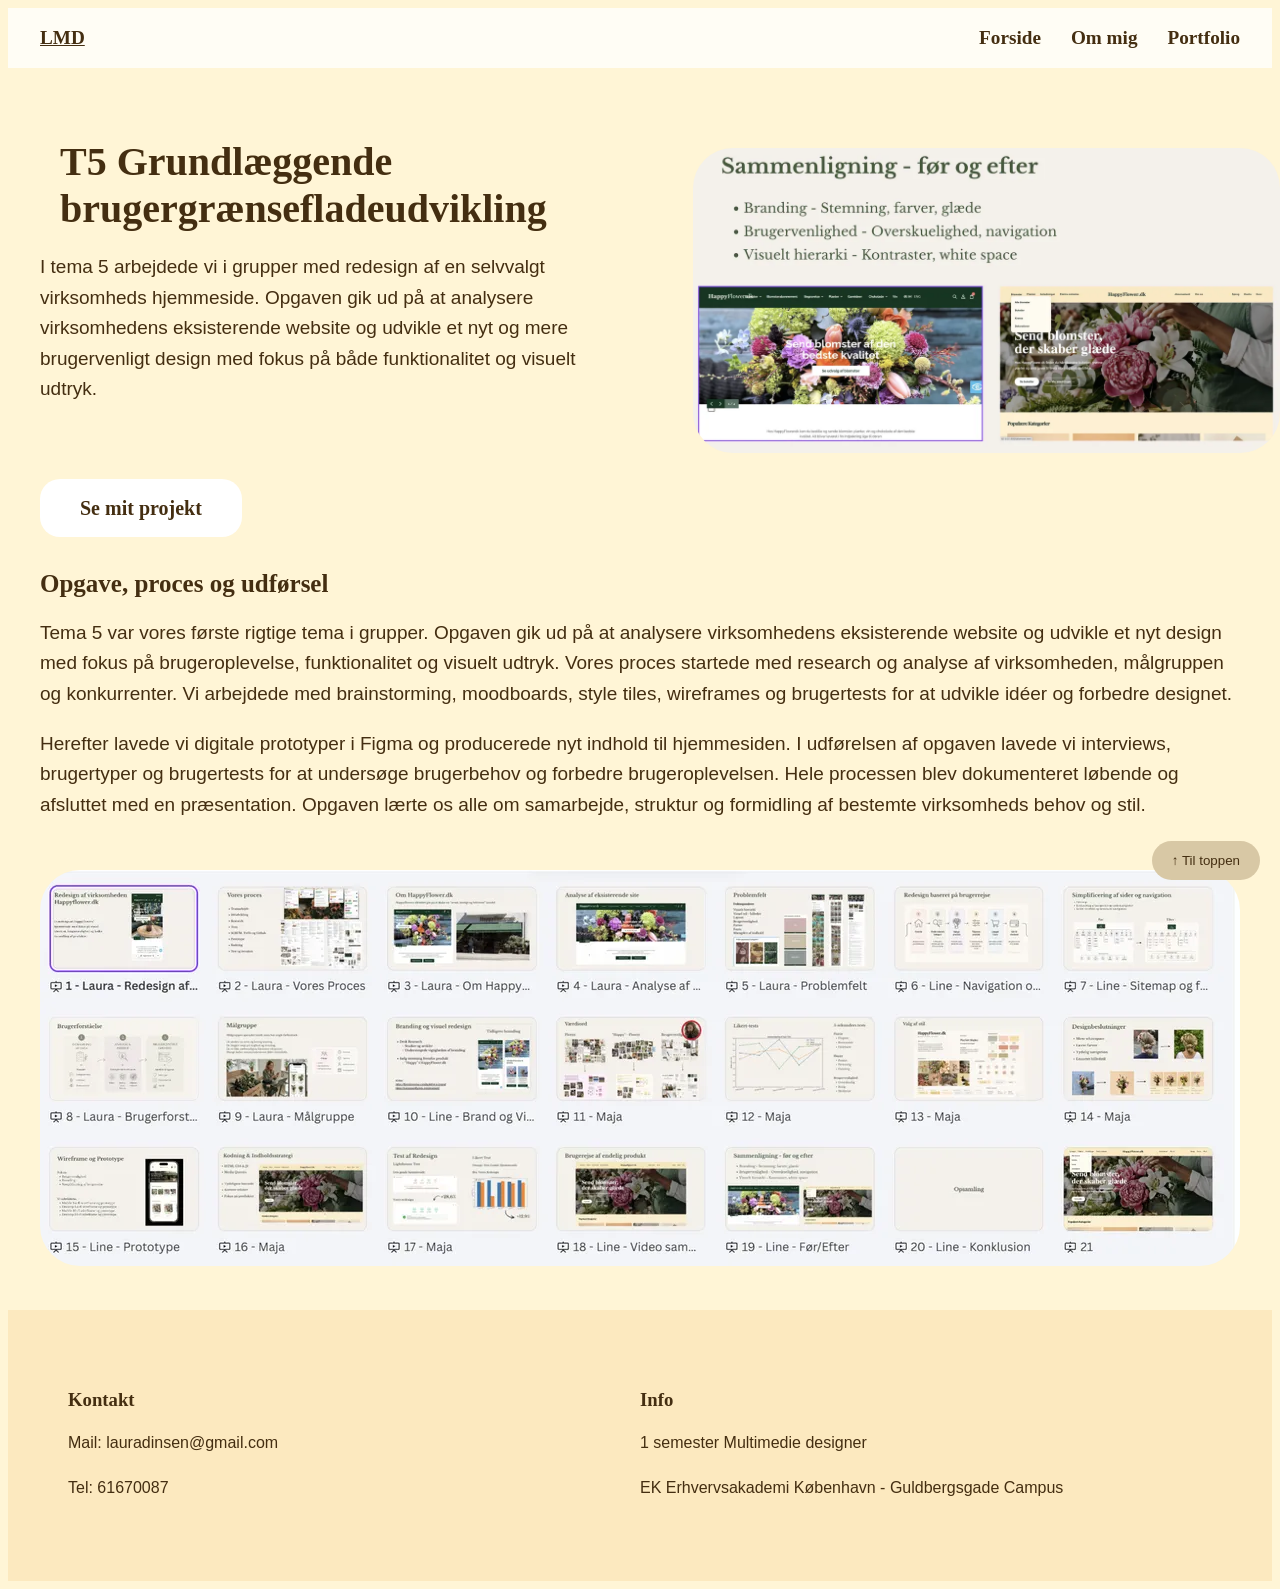
<file: tema5.html>
<!doctype html>
<html lang="da">
  <head>
    <meta charset="UTF-8" />
    <meta name="viewport" content="width=device-width, initial-scale=1.0" />
    <title>tema 2</title>
    <link rel="stylesheet" href="style.css" />
    <link rel="stylesheet" href="tema.css" />
    <link rel="stylesheet" href="ommig.css" />
  </head>
  <body>
    <header>
      <nav>
        <a href="index.html">LMD</a>
        <ul>
          <li><a href="index.html">Forside</a></li>
          <li><a href="ommig.html">Om mig</a></li>
          <li><a href="portfolio.html">Portfolio</a></li>
        </ul>
      </nav>
    </header>

    <main>
      <section id="t2top">
        <div>
          <h1>T5 Grundlæggende brugergrænsefladeudvikling</h1>

          <p>
            I tema 5 arbejdede vi i grupper med redesign af en selvvalgt virksomheds hjemmeside. Opgaven gik ud på at analysere virksomhedens eksisterende website og udvikle et nyt og mere brugervenligt design med fokus på både funktionalitet og
            visuelt udtryk.
          </p>
        </div>
        <div>
          <img class="t3img" src="Img/tema5h.webp" alt="tema 5 forside" />
        </div>
      </section>
      <a href="https://maho1005.github.io/HapperFlower/" class="button"> Se mit projekt </a>

      <section class="tema4">
        <h2>Opgave, proces og udførsel</h2>
        <div class="tema4t">
          <p>
            Tema 5 var vores første rigtige tema i grupper. Opgaven gik ud på at analysere virksomhedens eksisterende website og udvikle et nyt design med fokus på brugeroplevelse, funktionalitet og visuelt udtryk. Vores proces startede med research
            og analyse af virksomheden, målgruppen og konkurrenter. Vi arbejdede med brainstorming, moodboards, style tiles, wireframes og brugertests for at udvikle idéer og forbedre designet.
          </p>

          <p>
            Herefter lavede vi digitale prototyper i Figma og producerede nyt indhold til hjemmesiden. I udførelsen af opgaven lavede vi interviews, brugertyper og brugertests for at undersøge brugerbehov og forbedre brugeroplevelsen. Hele processen
            blev dokumenteret løbende og afsluttet med en præsentation. Opgaven lærte os alle om samarbejde, struktur og formidling af bestemte virksomheds behov og stil.
          </p>
        </div>

        <div class="t4b">
          <img src="Img/flowerpic.webp" alt="powerpoint" />
        </div>
      </section>
      <button id="scrollTopBtn">↑ Til toppen</button>
    </main>

    <footer class="footer">
      <div class="footer-container">
        <div class="footer-column">
          <h3 class="footer-title">Kontakt</h3>
          <p>Mail: lauradinsen@gmail.com</p>
          <p>Tel: 61670087</p>
        </div>

        <div class="footer-column">
          <h3 class="footer-title">Info</h3>
          <p>1 semester Multimedie designer</p>

          <p>EK Erhvervsakademi København - Guldbergsgade Campus</p>
        </div>
      </div>
    </footer>
    <script src="scroll.js"></script>
  </body>
</html>
</file>
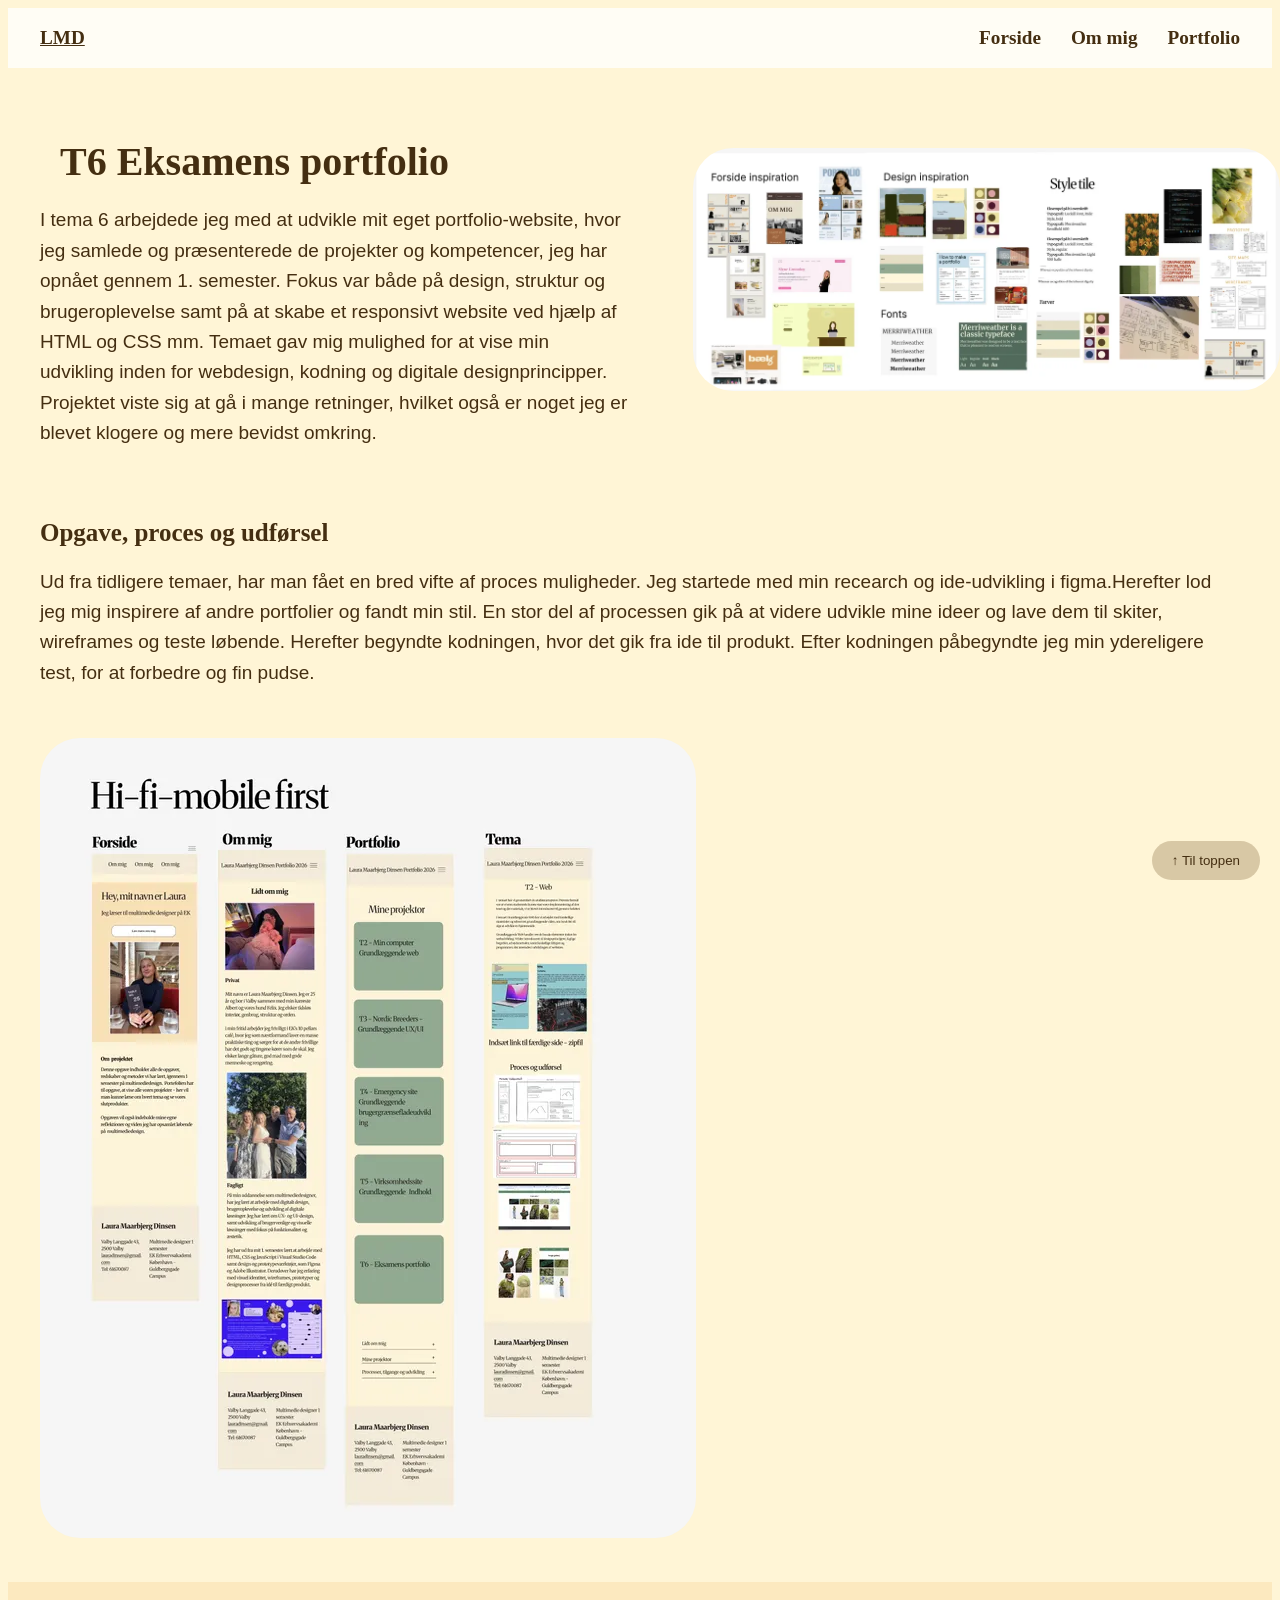
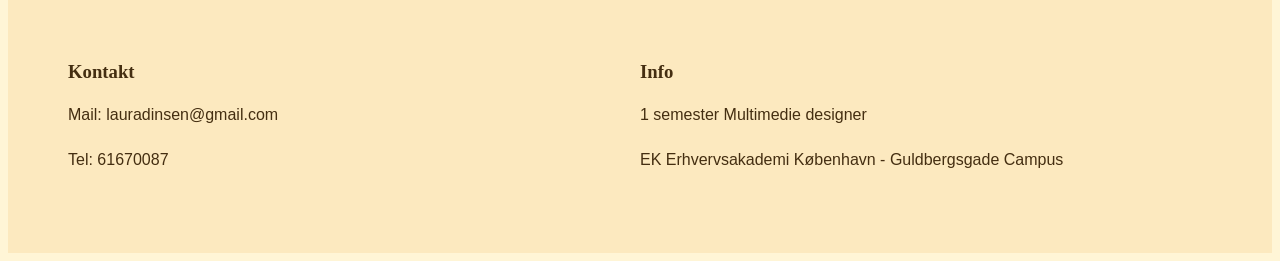
<file: tema6.html>
<!doctype html>
<html lang="da">
  <head>
    <meta charset="UTF-8" />
    <meta name="viewport" content="width=device-width, initial-scale=1.0" />
    <title>tema 2</title>
    <link rel="stylesheet" href="style.css" />
    <link rel="stylesheet" href="tema.css" />
    <link rel="stylesheet" href="ommig.css" />
  </head>
  <body>
    <header>
      <nav>
        <a href="index.html">LMD</a>
        <ul>
          <li><a href="index.html">Forside</a></li>
          <li><a href="ommig.html">Om mig</a></li>
          <li><a href="portfolio.html">Portfolio</a></li>
        </ul>
      </nav>
    </header>

    <main>
      <section id="t2top">
        <div>
          <h1>T6 Eksamens portfolio</h1>

          <p>
            I tema 6 arbejdede jeg med at udvikle mit eget portfolio-website, hvor jeg samlede og præsenterede de projekter og kompetencer, jeg har opnået gennem 1. semester. Fokus var både på design, struktur og brugeroplevelse samt på at skabe et
            responsivt website ved hjælp af HTML og CSS mm. Temaet gav mig mulighed for at vise min udvikling inden for webdesign, kodning og digitale designprincipper. Projektet viste sig at gå i mange retninger, hvilket også er noget jeg er blevet
            klogere og mere bevidst omkring.
          </p>
        </div>
        <div>
          <img class="t3img" src="Img/tema61.webp" alt="tema 6 forside" />
        </div>
      </section>

      <section class="tema4">
        <h2>Opgave, proces og udførsel</h2>
        <div class="tema4t">
          <p>
            Ud fra tidligere temaer, har man fået en bred vifte af proces muligheder. Jeg startede med min recearch og ide-udvikling i figma.Herefter lod jeg mig inspirere af andre portfolier og fandt min stil. En stor del af processen gik på at
            videre udvikle mine ideer og lave dem til skiter, wireframes og teste løbende. Herefter begyndte kodningen, hvor det gik fra ide til produkt. Efter kodningen påbegyndte jeg min ydereligere test, for at forbedre og fin pudse.
          </p>
        </div>

        <div class="t4b">
          <img src="Img/tema62.webp" alt="fig" />
        </div>
      </section>
      <button id="scrollTopBtn">↑ Til toppen</button>
    </main>

    <footer class="footer">
      <div class="footer-container">
        <div class="footer-column">
          <h3 class="footer-title">Kontakt</h3>
          <p>Mail: lauradinsen@gmail.com</p>
          <p>Tel: 61670087</p>
        </div>

        <div class="footer-column">
          <h3 class="footer-title">Info</h3>
          <p>1 semester Multimedie designer</p>

          <p>EK Erhvervsakademi København - Guldbergsgade Campus</p>
        </div>
      </div>
    </footer>
    <script src="scroll.js"></script>
  </body>
</html>
</file>
<file: style.css>
html {
  --yellow: hsl(49, 100%, 98%);
}

* {
  color: rgb(68, 46, 17);
}

/* fonts */

.manrope {
  font-family: "Manrope", sans-serif;
  font-optical-sizing: auto;
  font-weight: 400;
  font-style: normal;
}

.lora {
  font-family: "Lora", serif;
  font-optical-sizing: auto;
  font-weight: 400;
  font-style: normal;
}

h1 {
  font-family: "Lora", serif;
}

*a {
  font-family: "Lora", serif;
  font-weight: 300;
}

p {
  font-family: "Manrope", sans-serif;
}

/* button */
.button {
  padding: 18px 40px;
  border: none;
  border-radius: 20px;
  background-color: white;
  font-size: 20px;
  font-weight: bold;
  cursor: pointer;
  margin-bottom: 20px;
  text-decoration: none;
  margin-top: 20px;
}

hr {
  border: none;
  height: 5px;
  background-color: rgb(91, 87, 87);
  margin: 2rem 0;
}

#scrollTopBtn {
  position: fixed;
  bottom: 20px;
  right: 20px;

  padding: 12px 20px;

  border: none;
  border-radius: 20px;

  background-color: #d8c8a5;
  cursor: pointer;
}

button:hover {
  background-color: #efcc8f;
}

/* Nav */ /* header */
header {
  /* background-color: hsl(50, 92%, 85%); */
  background-color: var(--yellow);
  font-weight: bold;
}

nav {
  display: flex;
  align-items: center;
  justify-content: space-between;
  max-width: 1200px;
  margin: 0 auto;
  font-size: larger;
}
nav a a {
  text-decoration: none;
  color: black;
  text-decoration: none;
}

nav ul {
  display: flex;
  list-style: none;
  gap: 30px;

  /* & a {
    text-decoration: none;
  } */
}
nav ul a {
  text-decoration: none;
}

/* Body */
body {
  background-color: #fff3d6;
}

/* img */
img {
  max-width: 100%;
  margin-top: 30px;
}

.lau25 {
  width: 320px;
  height: 420px;
  object-fit: cover;
  border-radius: 20px;
}

/* Hero */
.hero {
  display: flex;
  flex-direction: column;
  /* background-color: #efcc8f; */
  padding: 80px 30px;
  gap: 40px;
}

.hero-text h1 {
  font-size: 60px;
  margin-bottom: 20px;
}

.hero-text h2 {
  font-size: 30px;
  font-weight: normal;
  margin-bottom: 40px;
}

.hero-image {
  align-self: center;
}

/* Om projekt */
.projekt {
  display: flex;
  flex-direction: column;
  padding: 30px;
}

.projekt a {
  margin-top: 20px;
  margin-bottom: 20px;
}

.projekt-text h2 {
  font-size: 30px;
  margin-bottom: 30px;
}

.projekt-text p {
  font-size: 19px;
  line-height: 1.6;
}

/* Footer */
.footer {
  background: #fce9bf;
  padding: 60px;
  border-top: 1px solid var(--border);
}

.footer-container {
  display: grid;
  grid-template-columns: repeat(2, 1fr);
}

.footer p,
.footer a {
  display: block;
  font-size: 16px;
}

/* Desktop */
@media screen and (min-width: 600px) {
  .hero {
    display: grid;
    grid-template-columns: 1fr 1fr;
    align-items: center;
  }

  .projekt {
    flex-direction: row;
    align-items: center;
    gap: 60px;
    max-width: none;
  }

  .projekt-text {
    flex: 1;
  }

  .projekt-image {
    flex: 1;
    display: flex;
    justify-content: center;
  }

  img {
    margin-bottom: 40px;
    border-radius: 40px;
  }

  .gallery {
    display: flex;
    justify-content: center;
    gap: 60px;

    border-radius: 20px;
  }

  .gallery img {
    width: 280px;
    height: 380px;
    object-fit: cover;
    border-radius: 20px;
    margin-bottom: 50px;
    margin-top: 50px;
  }
}
</file>
<file: ommig.css>
/* Mobil */

/* Desktop */

@media screen and (min-width: 600px) {
  header {
    background-color: var(--yellow);
  }

  main {
    max-width: 1200px;
    margin: auto;
    box-sizing: border-box;
    margin-top: 50px;
  }

  body {
    background: #fff5d6;
    font-family: Georgia, serif;
    color: #222;
  }

  h1 {
    font-size: 40px;
  }

  h2 {
    font-size: 25px;
    margin-bottom: 20px;
    margin-top: 50px;
  }

  .grid-section {
    display: grid;
    grid-template-columns: 1fr 1fr;
    gap: 80px;
    align-items: center;
  }

  .text p {
    font-size: 19px;
    line-height: 1.6;
    margin-bottom: 20px;
    margin-top: 40px;
  }

  .image img {
    width: 100%;
    display: block;
    border-radius: 20px;
    margin-top: 90px;
  }
}
</file>
<file: tema.css>
/* Layout */

#t2top {
  display: grid;
  grid-template-columns: 1fr 1fr;
}

h1 {
  margin: 20px;
}

.t2img {
  /* margin-left: 90px; */
  border-radius: 20px;
}

p {
  font-size: 19px;
  line-height: 1.6;
  margin-bottom: 20px;
}

/* Standard = mobil, ingen grid */
#t2top {
  display: block;
}

/* Desktop = grid */
@media screen and (min-width: 600px) {
  #t2top {
    display: grid;
    grid-template-columns: 1fr 1fr;
    gap: 25px;
  }
  .t3img {
    margin-left: 40px;
    margin-right: -20px;
  }
}
</file>
<file: portfolio.css>
main {
  margin: 80px;

  max-width: 1200px;
  margin: auto;
  box-sizing: border-box;
}

h1 {
  font-size: 40px;
  margin-bottom: 50px;
}

p {
  font-size: 19px;
  line-height: 1.6;
  margin-bottom: 20px;
}

.text3 {
  text-align: left;
}

/* .portfolioafsnit {
  & a {
    text-decoration: none;
    font-family: "Times New Roman", Times, serif;
    padding: 9px 20px;
    border: none;
    border-radius: 20px;
    background-color: white;
    font-size: 20px;
    font-weight: bold;
    cursor: pointer;
    /* margin: 20px 10px 20px 10px; */
/* margin: 67px 14px 20px 180px; */

.portfolioafsnit a {
  text-decoration: none;
  font-family: "Times New Roman", Times, serif;
  padding: 9px 20px;
  border: none;
  border-radius: 20px;
  background-color: white;
  font-size: 20px;
  font-weight: bold;
  cursor: pointer;
}

article {
  background-color: rgb(243, 206, 158);
  border-radius: 40px;
  padding: 25px;
  margin-bottom: 20px;
}

.btn {
  display: flex;
  justify-content: flex-end;
  flex-direction: column;
  align-items: flex-end;
}

@media screen and (min-width: 600px) {
  .portfolioafsnit a {
    text-decoration: none;
    font-family: "Times New Roman", Times, serif;
    padding: 9px 20px;
    border: none;
    border-radius: 20px;
    background-color: white;
    font-size: 20px;
    font-weight: bold;
    cursor: pointer;
    margin: 20px 10px 20px 10px;
    /* margin: 67px 14px 20px 180px; */
  }

  article {
    display: grid;
    grid-template-columns: 2fr 1fr;
    gap: 60px;
  }
}
</file>
